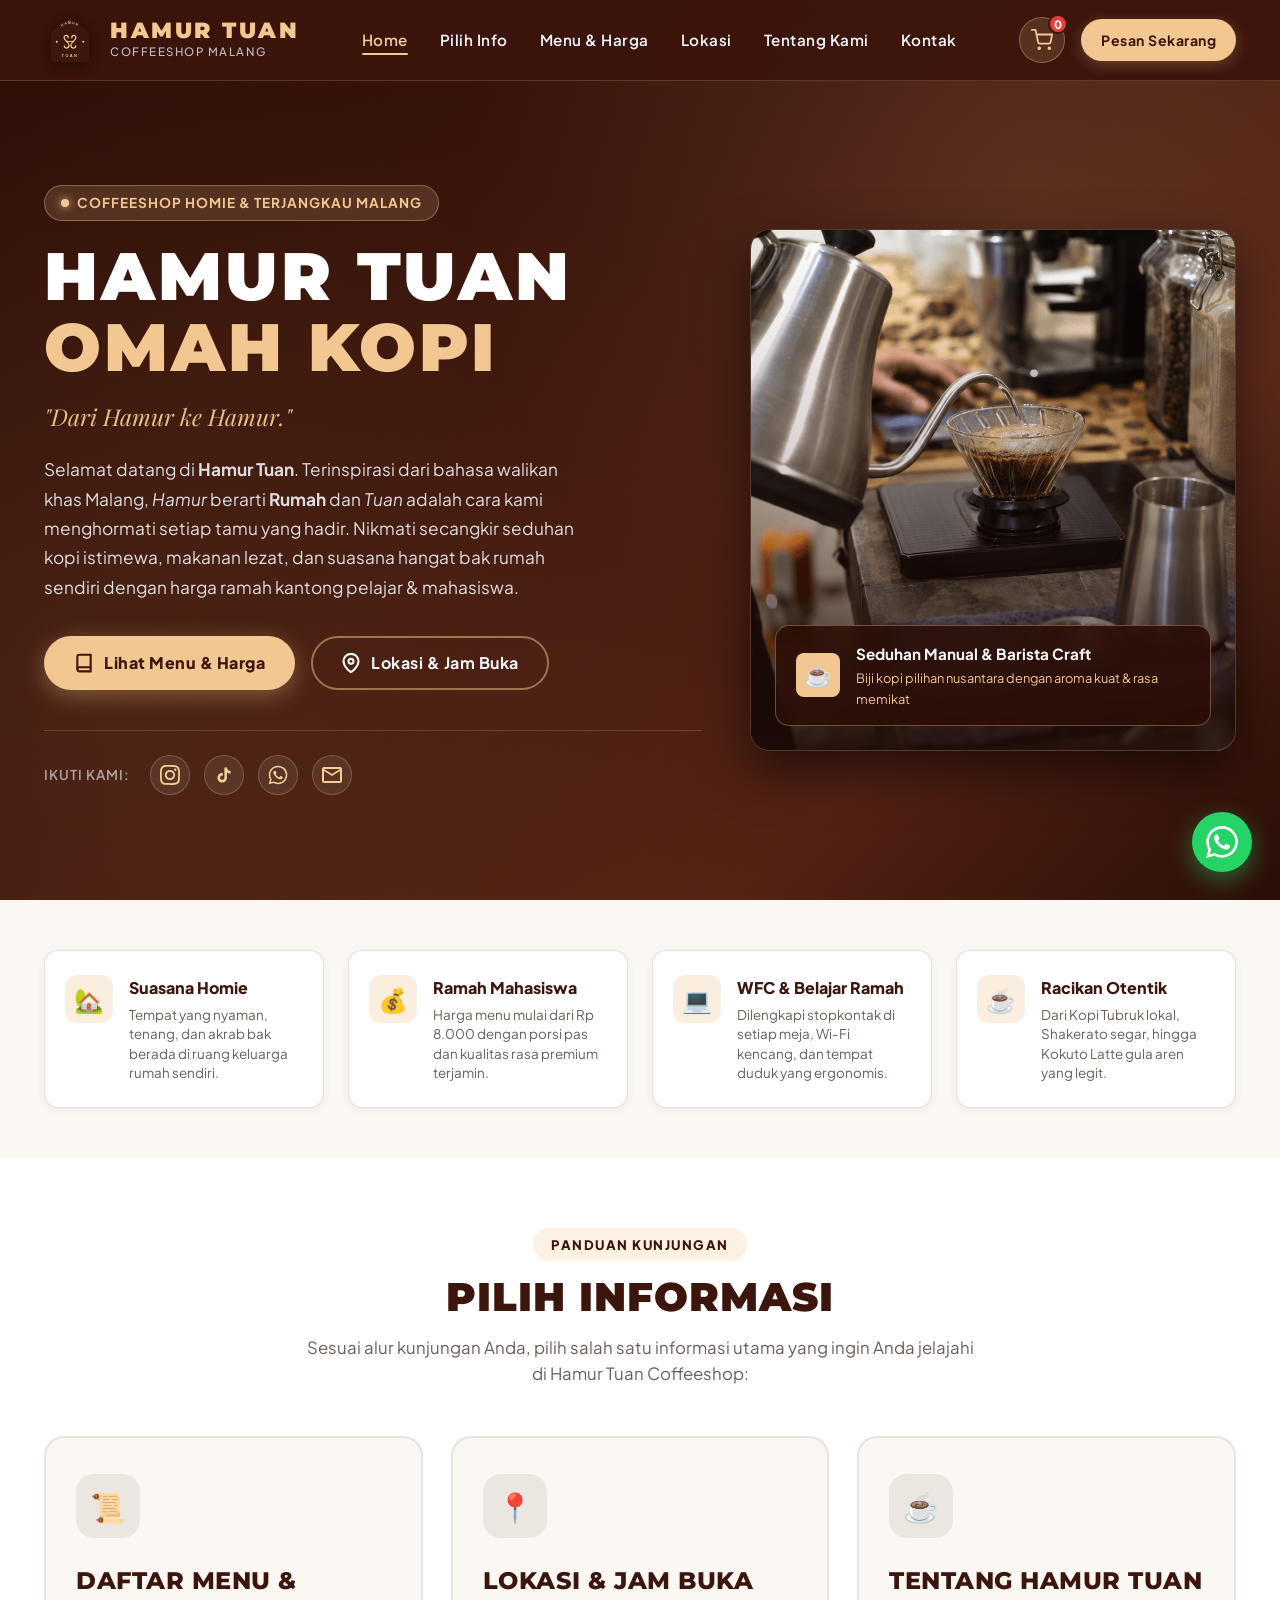
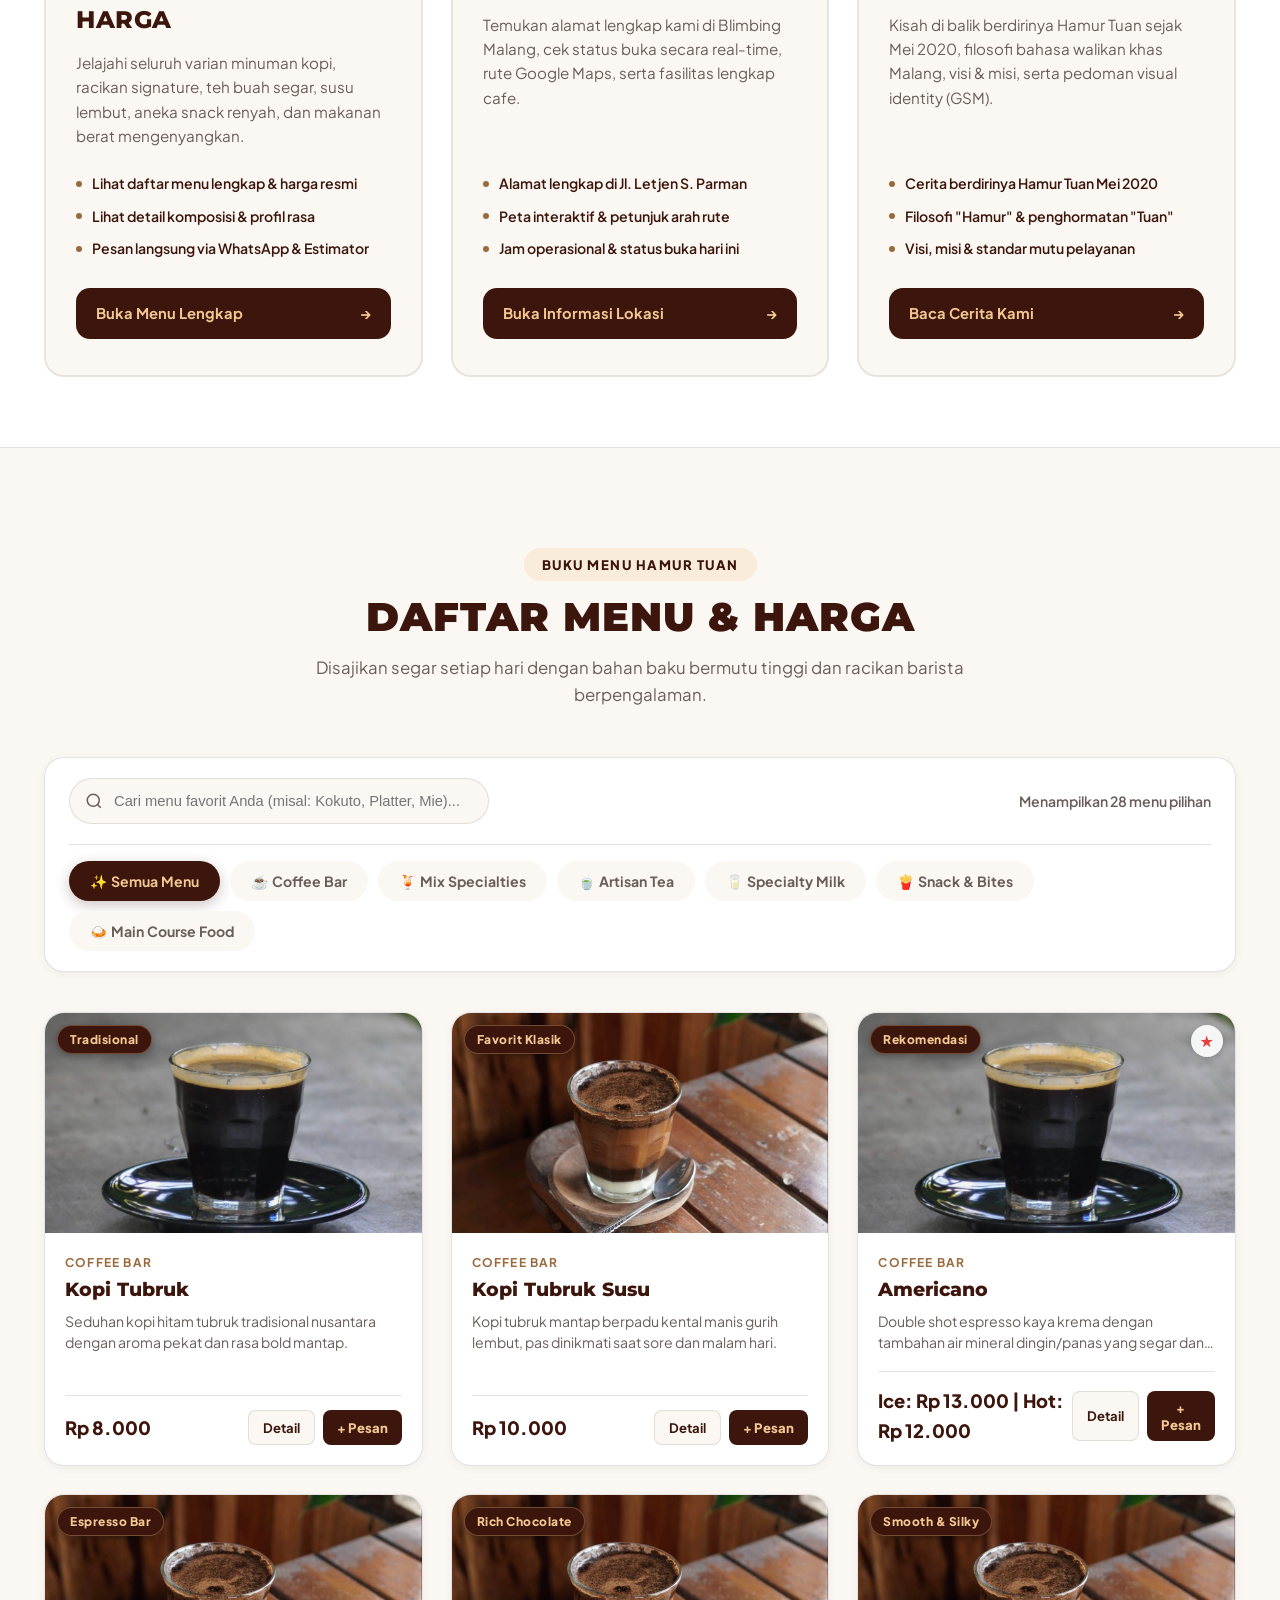
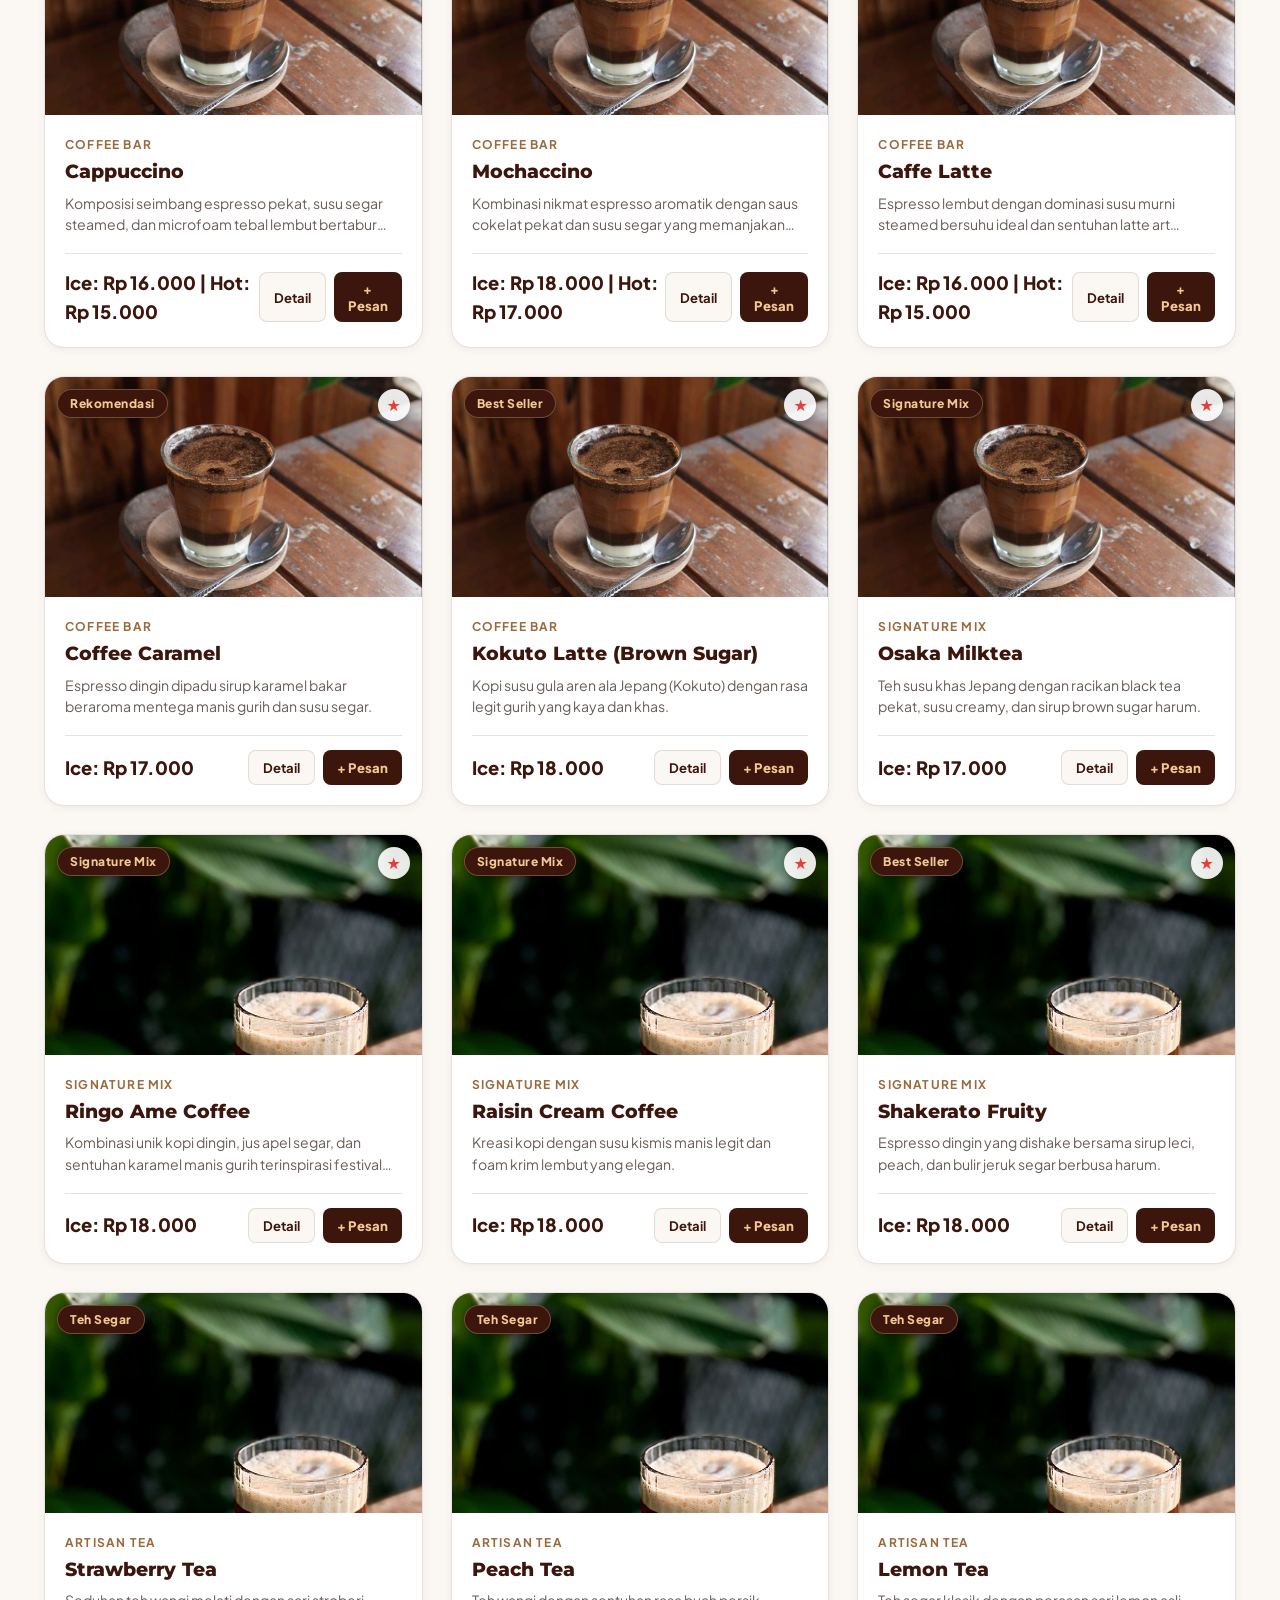
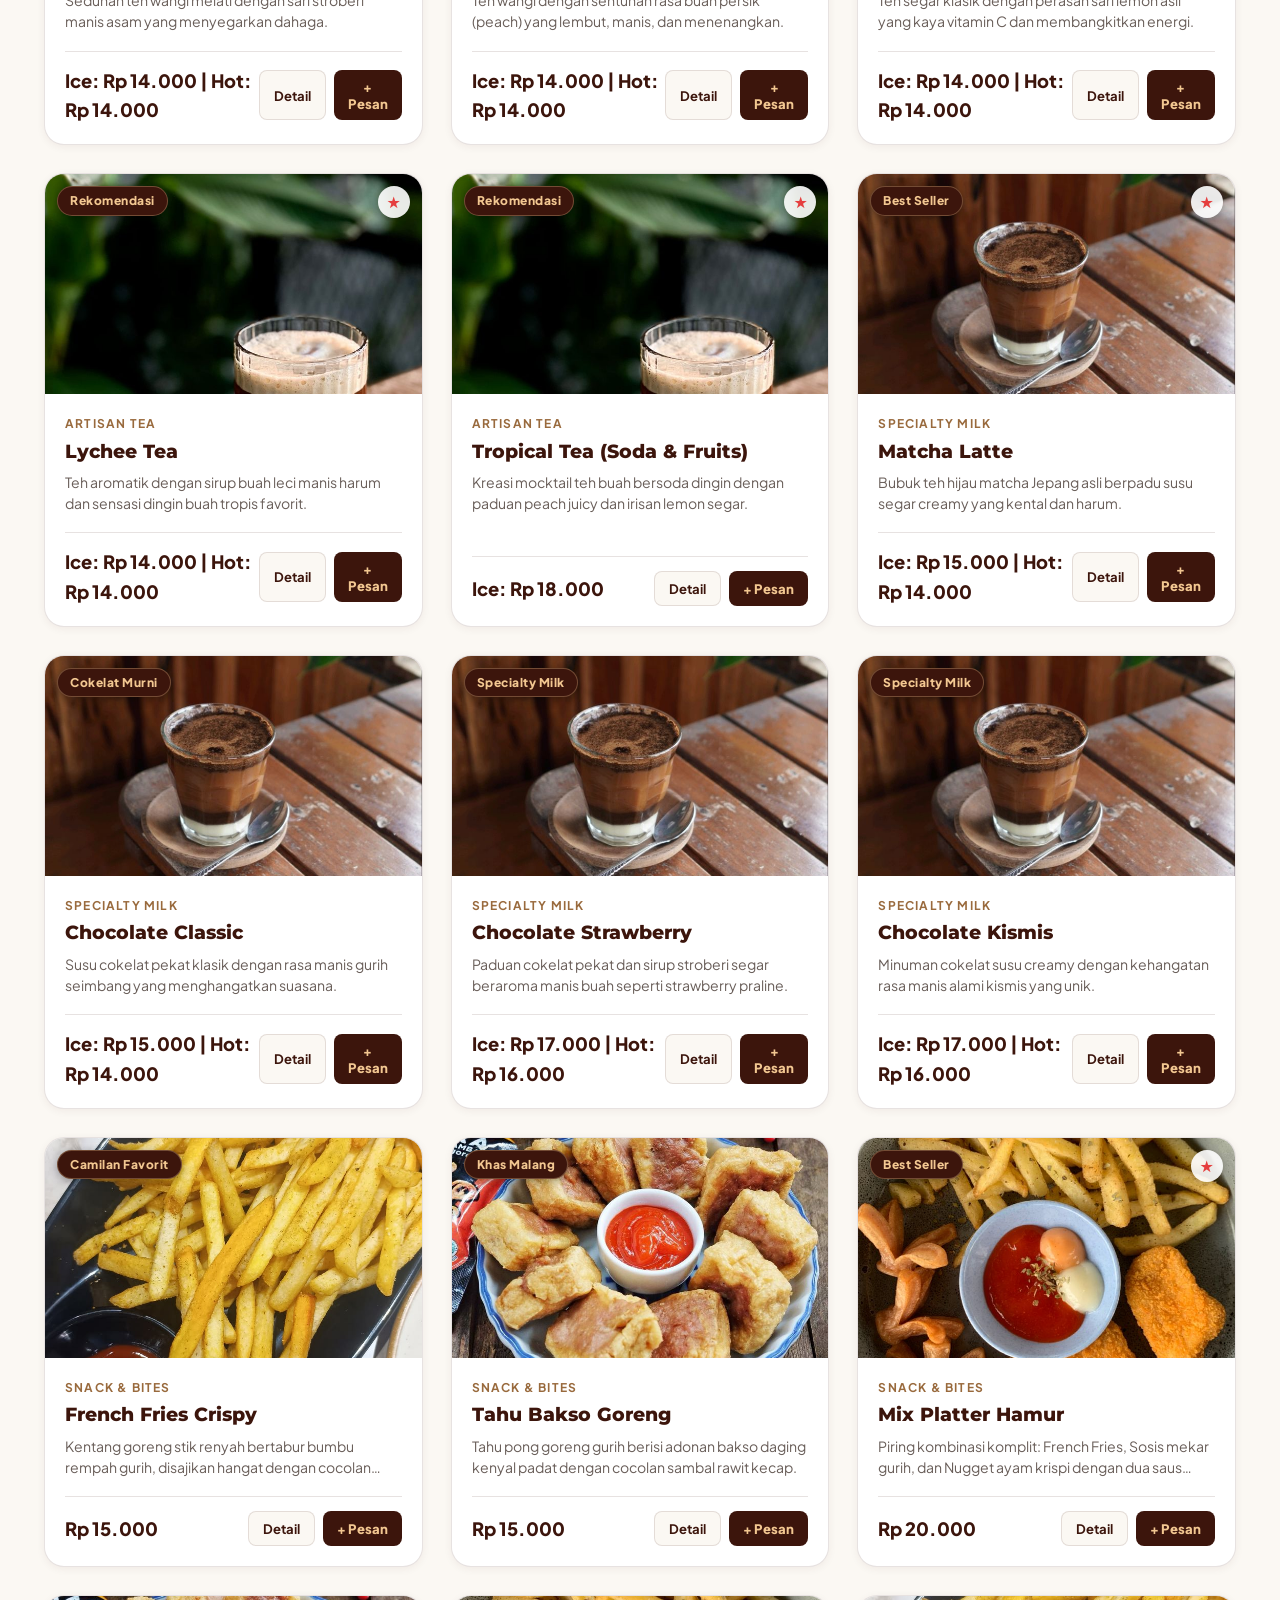
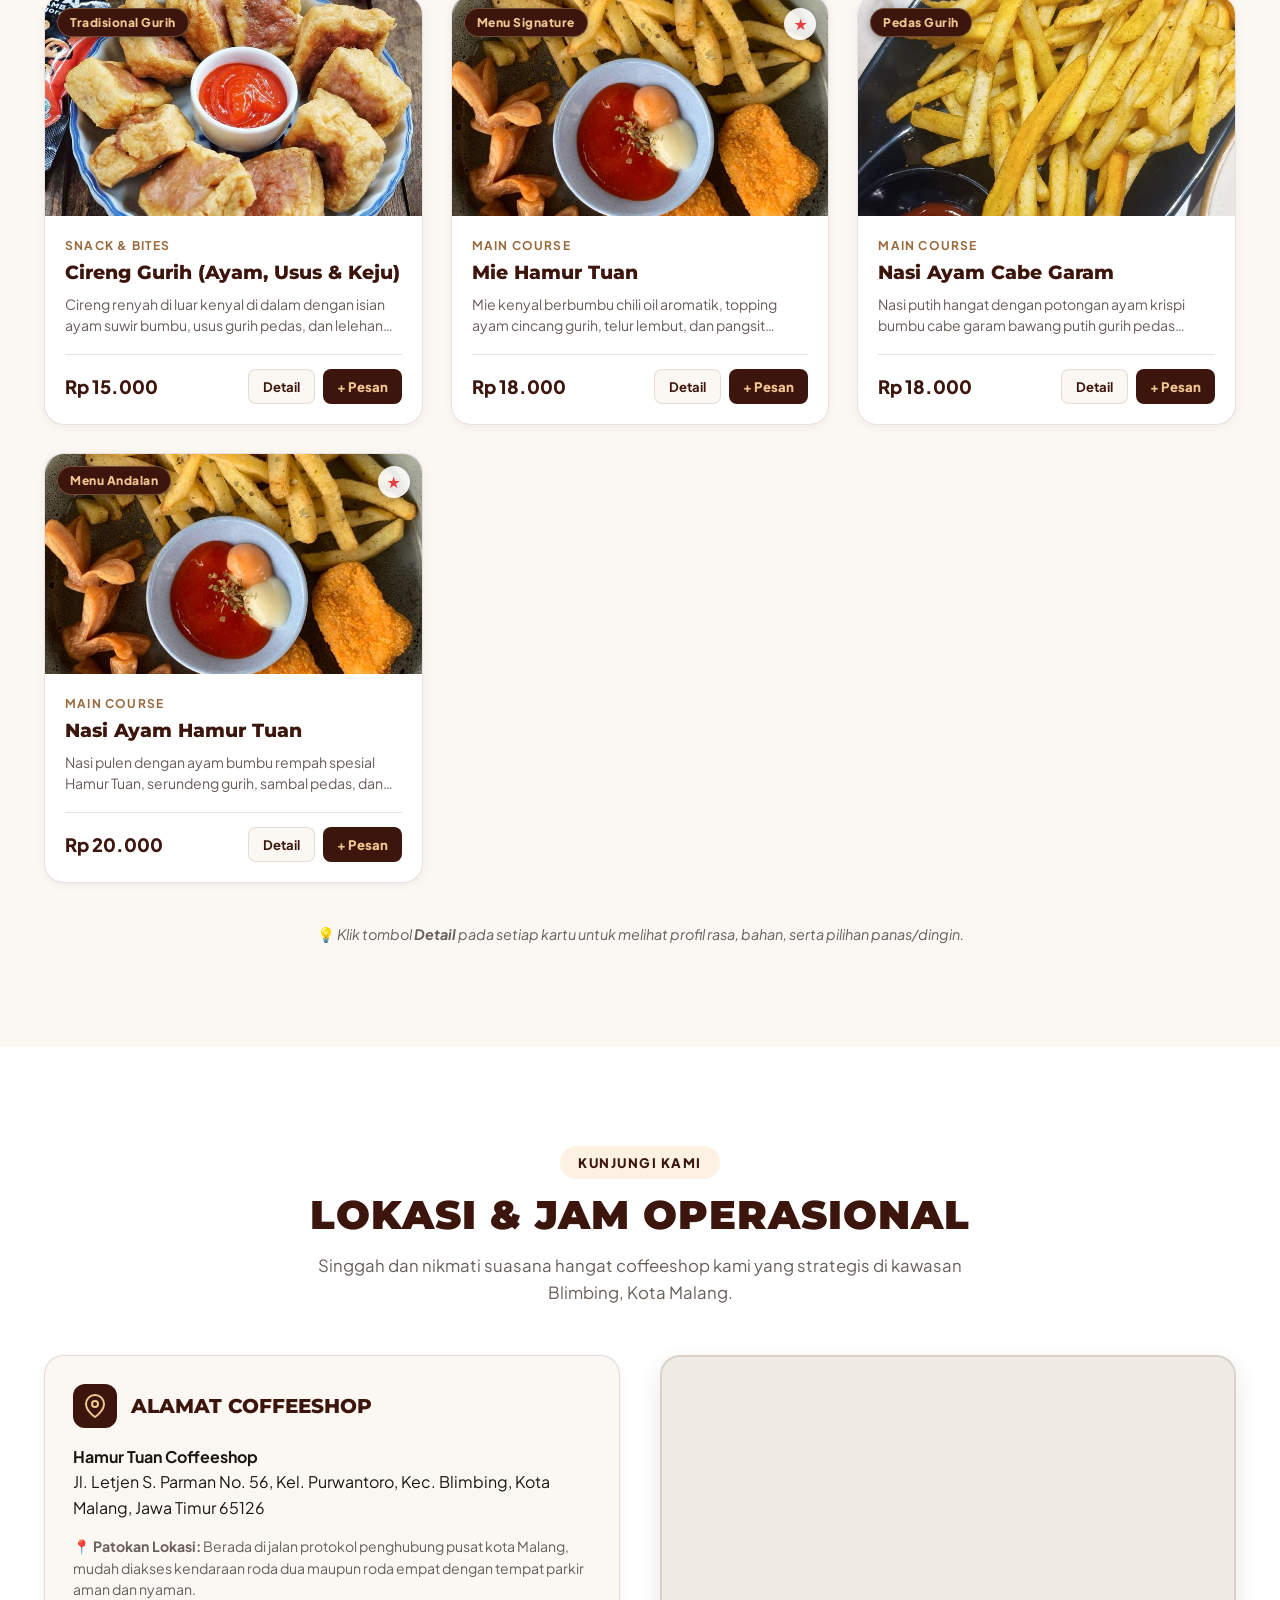
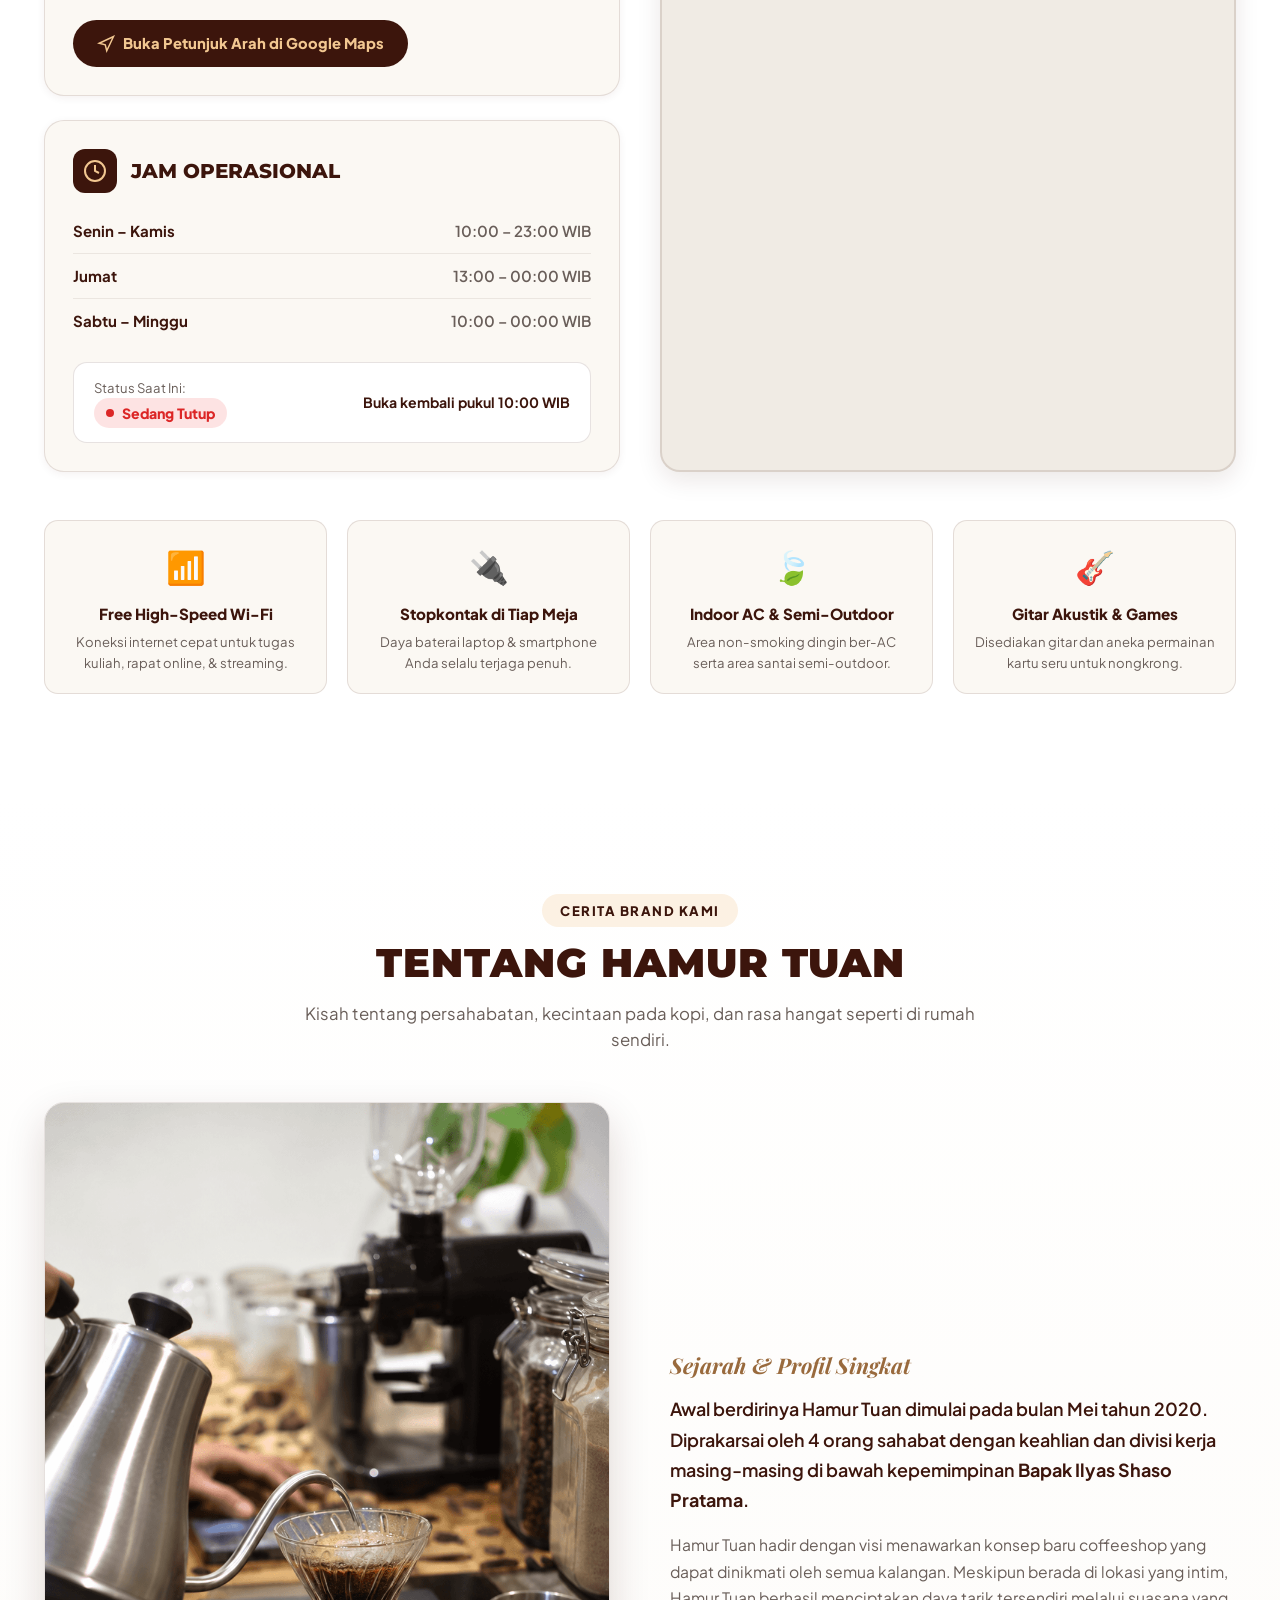
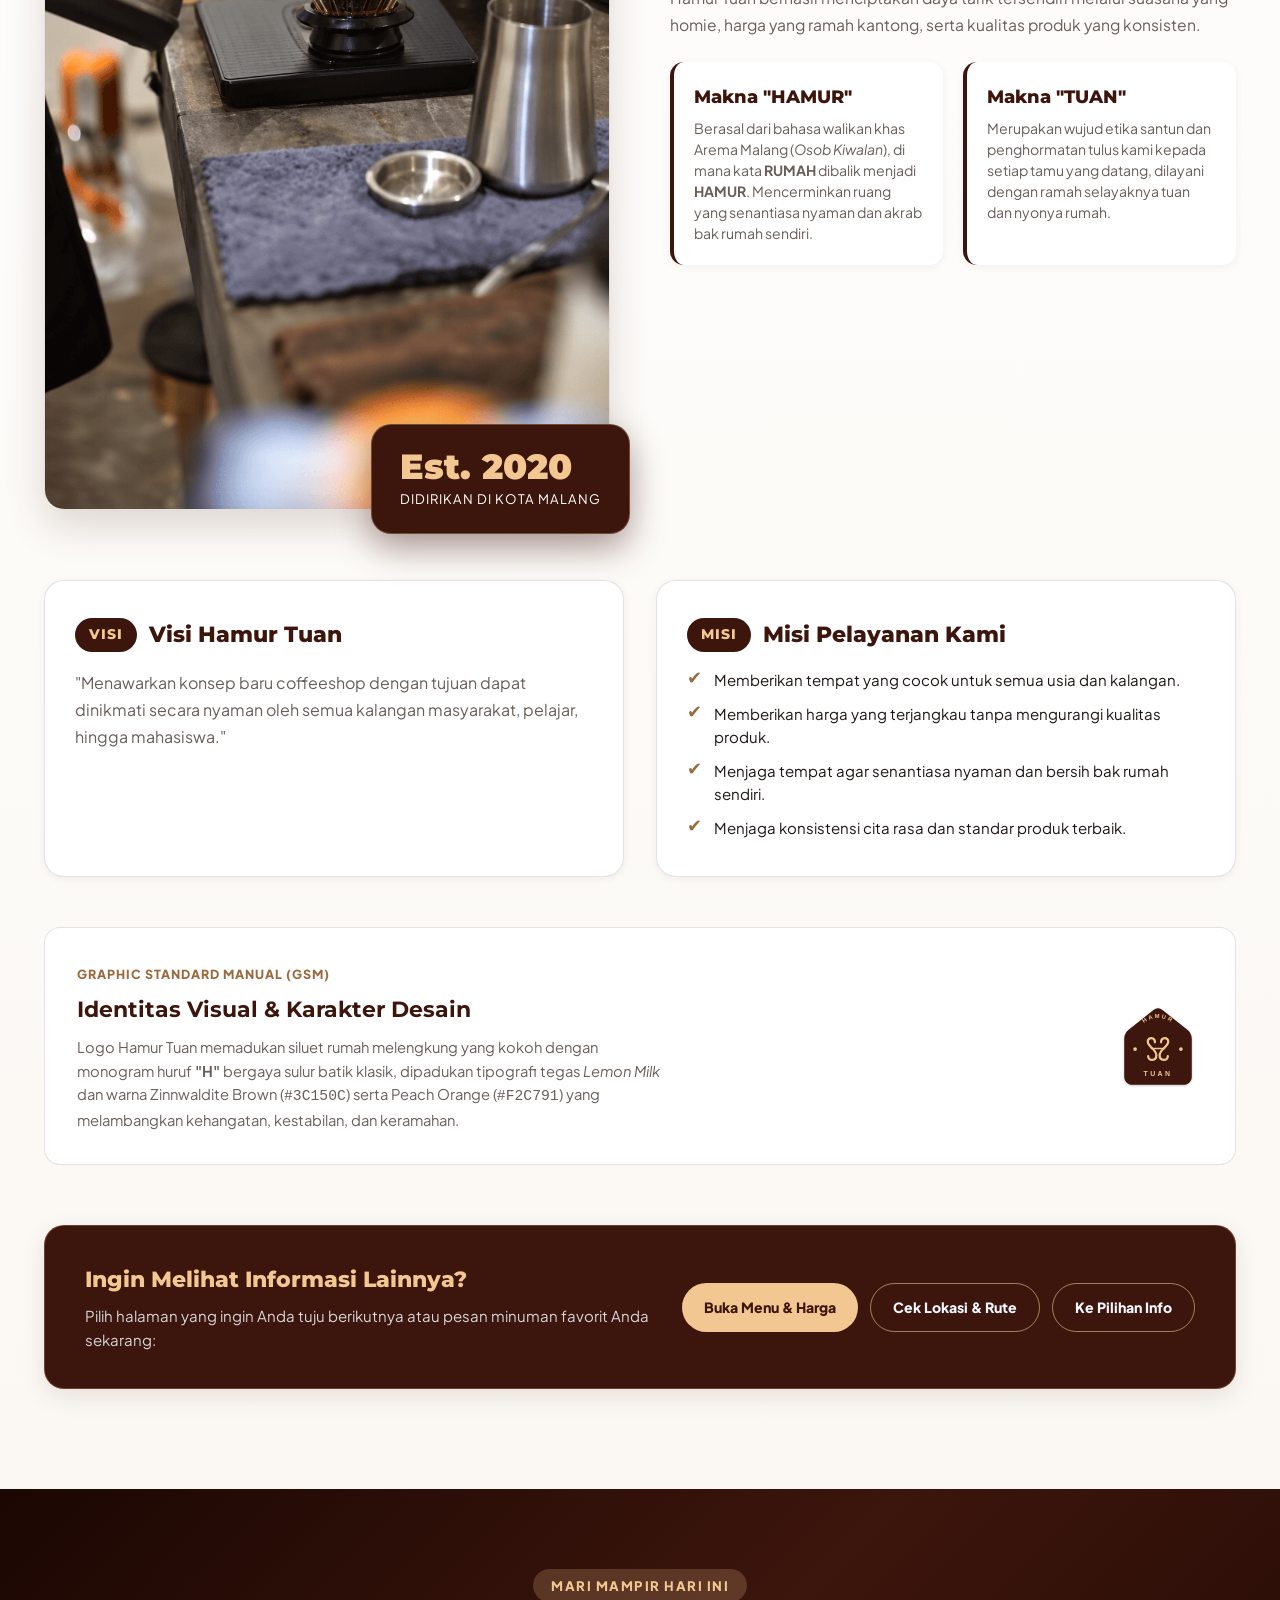
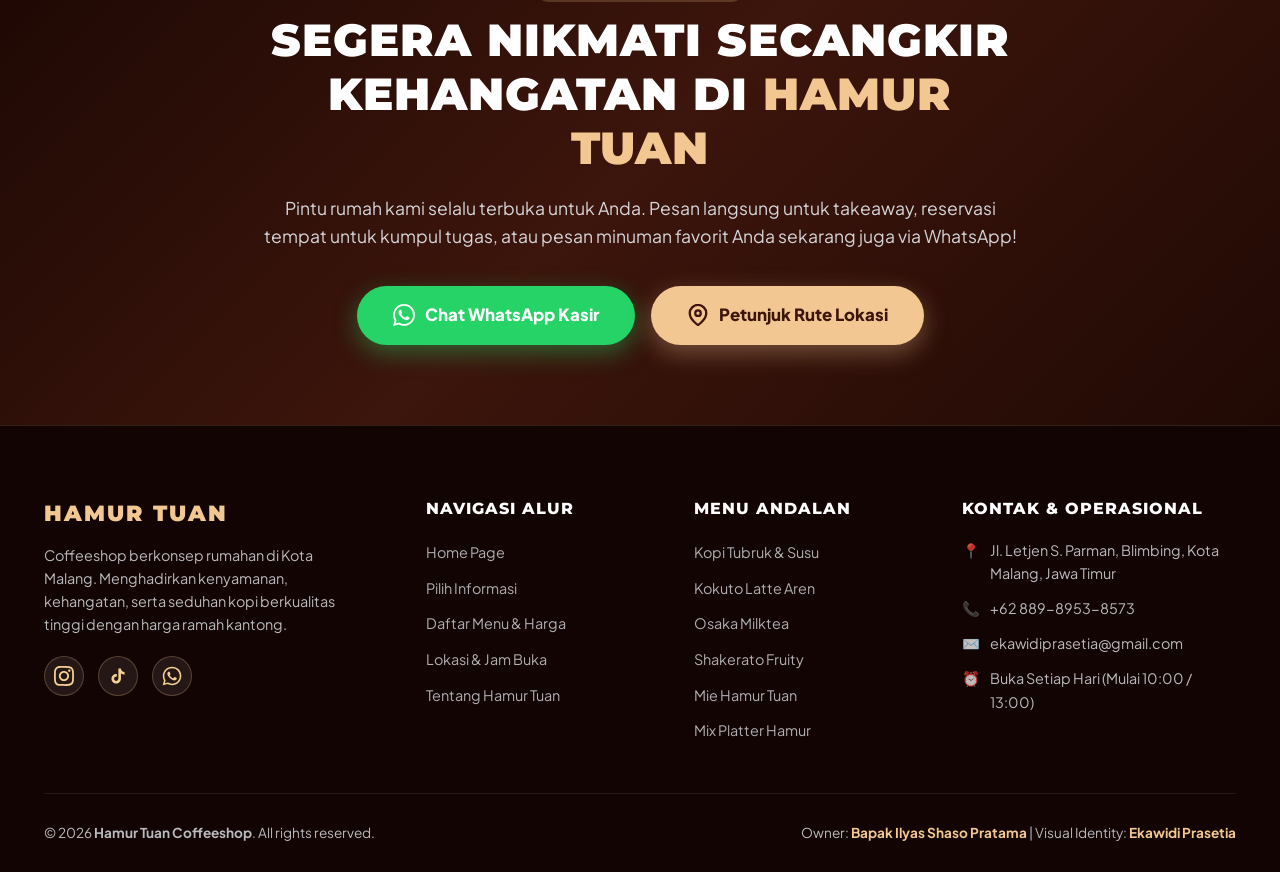
<file: hamur-tuan-website/index.html>
<!DOCTYPE html>
<html lang="id">
<head>
  <meta charset="UTF-8">
  <meta name="viewport" content="width=device-width, initial-scale=1.0">
  <title>Hamur Tuan Coffeeshop | Tempat Nongkrong Homie & Kopi Otentik Malang</title>
  <meta name="description" content="Hamur Tuan adalah coffeeshop berkonsep ala rumah di Jl. Letjen S. Parman, Blimbing, Kota Malang. Tempat santai, homie, estetik dengan harga ramah kantong mahasiswa.">
  
  <!-- Favicon -->
  <link rel="icon" type="image/svg+xml" href="assets/images/logo.svg">
  
  <!-- CSS Stylesheet -->
  <link rel="stylesheet" href="assets/css/style.css">
</head>
<body>

  <!-- ==========================================================================
       SITE HEADER / NAVBAR
       ========================================================================== -->
  <header class="site-header">
    <div class="container nav-container">
      <a href="#home" class="brand-link" aria-label="Hamur Tuan Home">
        <img src="assets/images/logo.svg" alt="Logo Hamur Tuan" class="brand-logo-img">
        <div class="brand-text-block">
          <span class="brand-title">Hamur Tuan</span>
          <span class="brand-sub">Coffeeshop Malang</span>
        </div>
      </a>

      <!-- Navigation Links -->
      <nav>
        <ul class="nav-menu">
          <li><a href="#home" class="nav-link active">Home</a></li>
          <li><a href="#pilih-informasi" class="nav-link">Pilih Info</a></li>
          <li><a href="#menu" class="nav-link">Menu & Harga</a></li>
          <li><a href="#lokasi" class="nav-link">Lokasi</a></li>
          <li><a href="#tentang-kami" class="nav-link">Tentang Kami</a></li>
          <li><a href="#kontak" class="nav-link">Kontak</a></li>
        </ul>
      </nav>

      <!-- Action Buttons -->
      <div class="nav-actions">
        <!-- Cart Drawer Toggle -->
        <button class="cart-toggle-btn" id="cartToggleBtn" aria-label="Buka Keranjang Pesanan">
          <svg width="22" height="22" viewBox="0 0 24 24" fill="none" stroke="currentColor" stroke-width="2" stroke-linecap="round" stroke-linejoin="round">
            <circle cx="9" cy="21" r="1"></circle>
            <circle cx="20" cy="21" r="1"></circle>
            <path d="M1 1h4l2.68 13.39a2 2 0 0 0 2 1.61h9.72a2 2 0 0 0 2-1.61L23 6H6"></path>
          </svg>
          <span class="cart-counter">0</span>
        </button>

        <!-- CTA Pesan -->
        <a href="#menu" class="btn-header-cta">
          <span>Pesan Sekarang</span>
        </a>

        <!-- Mobile Hamburger Button -->
        <button class="mobile-menu-btn" id="mobileMenuBtn" aria-label="Menu Navigasi Mobile">
          <span></span>
          <span></span>
          <span></span>
        </button>
      </div>
    </div>
  </header>

  <!-- ==========================================================================
       START: HOME PAGE (Hero Section sesuai konsep Contoh.jpg)
       ========================================================================== -->
  <main>
    <section class="hero-section" id="home">
      <div class="hero-bg-accent"></div>
      <div class="container hero-grid">
        <!-- Hero Text & Brand Info -->
        <div class="hero-text-column">
          <div class="hero-badge">
            <span class="live-dot"></span>
            <span>Coffeeshop Homie & Terjangkau Malang</span>
          </div>

          <h1 class="hero-title">
            HAMUR TUAN
            <span>OMAH KOPI</span>
          </h1>

          <p class="hero-tagline">
            "Dari Hamur ke Hamur."
          </p>

          <p class="hero-description">
            Selamat datang di <strong>Hamur Tuan</strong>. Terinspirasi dari bahasa walikan khas Malang, 
            <em>Hamur</em> berarti <strong>Rumah</strong> dan <em>Tuan</em> adalah cara kami menghormati setiap tamu 
            yang hadir. Nikmati secangkir seduhan kopi istimewa, makanan lezat, dan suasana hangat bak rumah sendiri 
            dengan harga ramah kantong pelajar & mahasiswa.
          </p>

          <!-- Action Buttons -->
          <div class="hero-cta-group">
            <a href="#menu" class="btn-primary">
              <svg width="20" height="20" viewBox="0 0 24 24" fill="none" stroke="currentColor" stroke-width="2.5"><path d="M4 19.5A2.5 2.5 0 0 1 6.5 17H20"></path><path d="M6.5 2H20v20H6.5A2.5 2.5 0 0 1 4 19.5v-15A2.5 2.5 0 0 1 6.5 2z"></path></svg>
              <span>Lihat Menu & Harga</span>
            </a>
            <a href="#lokasi" class="btn-outline">
              <svg width="20" height="20" viewBox="0 0 24 24" fill="none" stroke="currentColor" stroke-width="2.5"><path d="M21 10c0 7-9 13-9 13s-9-6-9-13a9 9 0 0 1 18 0z"></path><circle cx="12" cy="10" r="3"></circle></svg>
              <span>Lokasi & Jam Buka</span>
            </a>
          </div>

          <!-- Social Media Strip (from wireframe Contoh.jpg) -->
          <div class="hero-social-strip">
            <span class="hero-social-label">Ikuti Kami:</span>
            <div class="hero-social-icons">
              <a href="https://instagram.com/kaaa.wp" target="_blank" class="social-icon-btn" title="Instagram Hamur Tuan">
                <img src="assets/icons/instagram-167-svgrepo-com.svg" alt="Instagram">
              </a>
              <a href="https://tiktok.com" target="_blank" class="social-icon-btn" title="TikTok Hamur Tuan">
                <img src="assets/icons/baseline-tiktok.svg" alt="TikTok">
              </a>
              <a href="https://wa.me/6288989538573?text=Halo%20Hamur%20Tuan" target="_blank" class="social-icon-btn" title="WhatsApp Customer Service">
                <img src="assets/icons/whatsapp-svgrepo-com.svg" alt="WhatsApp">
              </a>
              <a href="mailto:ekawidiprasetia@gmail.com" class="social-icon-btn" title="Email Hamur Tuan">
                <img src="assets/icons/gmail-cleaner.svg" alt="Email">
              </a>
            </div>
          </div>
        </div>

        <!-- Hero Image (Kettle Leher Angsa pour over) -->
        <div class="hero-image-wrapper">
          <div class="hero-img-card">
            <img src="assets/images/hero-kettle.png" alt="Seduhan Kopi dengan Kettle Leher Angsa Hamur Tuan" class="hero-kettle-photo">
            <div class="hero-img-overlay"></div>
            
            <div class="hero-img-badge-floating">
              <div class="floating-icon-box">☕</div>
              <div class="floating-badge-text">
                <h4>Seduhan Manual & Barista Craft</h4>
                <p>Biji kopi pilihan nusantara dengan aroma kuat & rasa memikat</p>
              </div>
            </div>
          </div>
        </div>
      </div>
    </section>

    <!-- ==========================================================================
         4 VALUE PILLARS (Why Hamur Tuan)
         ========================================================================== -->
    <section class="pillars-section">
      <div class="container">
        <div class="pillars-grid">
          <div class="pillar-item">
            <div class="pillar-icon">🏡</div>
            <div class="pillar-content">
              <h4>Suasana Homie</h4>
              <p>Tempat yang nyaman, tenang, dan akrab bak berada di ruang keluarga rumah sendiri.</p>
            </div>
          </div>

          <div class="pillar-item">
            <div class="pillar-icon">💰</div>
            <div class="pillar-content">
              <h4>Ramah Mahasiswa</h4>
              <p>Harga menu mulai dari Rp 8.000 dengan porsi pas dan kualitas rasa premium terjamin.</p>
            </div>
          </div>

          <div class="pillar-item">
            <div class="pillar-icon">💻</div>
            <div class="pillar-content">
              <h4>WFC & Belajar Ramah</h4>
              <p>Dilengkapi stopkontak di setiap meja, Wi-Fi kencang, dan tempat duduk yang ergonomis.</p>
            </div>
          </div>

          <div class="pillar-item">
            <div class="pillar-icon">☕</div>
            <div class="pillar-content">
              <h4>Racikan Otentik</h4>
              <p>Dari Kopi Tubruk lokal, Shakerato segar, hingga Kokuto Latte gula aren yang legit.</p>
            </div>
          </div>
        </div>
      </div>
    </section>

    <!-- ==========================================================================
         BRIEF FLOWCHART: PILIH INFORMASI (Interactive Hub)
         Step 2 in Flowchart: Home Page -> Pilih Informasi
         ========================================================================== -->
    <section class="flow-step-section" id="pilih-informasi">
      <div class="container">
        <div class="section-header-centered">
          <span class="section-pill-tag">Panduan Kunjungan</span>
          <h2 class="section-title-large">PILIH INFORMASI</h2>
          <p class="section-subtitle">
            Sesuai alur kunjungan Anda, pilih salah satu informasi utama yang ingin Anda jelajahi di Hamur Tuan Coffeeshop:
          </p>
        </div>

        <div class="info-branch-grid">
          <!-- Branch 1: Menu -->
          <div class="info-branch-card">
            <div class="branch-icon-circle">📜</div>
            <h3 class="branch-card-title">Daftar Menu & Harga</h3>
            <p class="branch-card-desc">
              Jelajahi seluruh varian minuman kopi, racikan signature, teh buah segar, susu lembut, aneka snack renyah, dan makanan berat mengenyangkan.
            </p>
            <ul class="branch-card-list">
              <li><span class="dot"></span> Lihat daftar menu lengkap & harga resmi</li>
              <li><span class="dot"></span> Lihat detail komposisi & profil rasa</li>
              <li><span class="dot"></span> Pesan langsung via WhatsApp & Estimator</li>
            </ul>
            <a href="#menu" class="branch-btn-action">
              <span>Buka Menu Lengkap</span>
              <span>&rarr;</span>
            </a>
          </div>

          <!-- Branch 2: Lokasi -->
          <div class="info-branch-card">
            <div class="branch-icon-circle">📍</div>
            <h3 class="branch-card-title">Lokasi & Jam Buka</h3>
            <p class="branch-card-desc">
              Temukan alamat lengkap kami di Blimbing Malang, cek status buka secara real-time, rute Google Maps, serta fasilitas lengkap cafe.
            </p>
            <ul class="branch-card-list">
              <li><span class="dot"></span> Alamat lengkap di Jl. Letjen S. Parman</li>
              <li><span class="dot"></span> Peta interaktif & petunjuk arah rute</li>
              <li><span class="dot"></span> Jam operasional & status buka hari ini</li>
            </ul>
            <a href="#lokasi" class="branch-btn-action">
              <span>Buka Informasi Lokasi</span>
              <span>&rarr;</span>
            </a>
          </div>

          <!-- Branch 3: Tentang Kami -->
          <div class="info-branch-card">
            <div class="branch-icon-circle">☕</div>
            <h3 class="branch-card-title">Tentang Hamur Tuan</h3>
            <p class="branch-card-desc">
              Kisah di balik berdirinya Hamur Tuan sejak Mei 2020, filosofi bahasa walikan khas Malang, visi & misi, serta pedoman visual identity (GSM).
            </p>
            <ul class="branch-card-list">
              <li><span class="dot"></span> Cerita berdirinya Hamur Tuan Mei 2020</li>
              <li><span class="dot"></span> Filosofi "Hamur" & penghormatan "Tuan"</li>
              <li><span class="dot"></span> Visi, misi & standar mutu pelayanan</li>
            </ul>
            <a href="#tentang-kami" class="branch-btn-action">
              <span>Baca Cerita Kami</span>
              <span>&rarr;</span>
            </a>
          </div>
        </div>
      </div>
    </section>

    <!-- ==========================================================================
         BRANCH 1: MENU (Lihat daftar & menu harga, detail informasi produk, CTA)
         ========================================================================== -->
    <section class="menu-section" id="menu">
      <div class="container">
        <div class="section-header-centered">
          <span class="section-pill-tag">Buku Menu Hamur Tuan</span>
          <h2 class="section-title-large">DAFTAR MENU & HARGA</h2>
          <p class="section-subtitle">
            Disajikan segar setiap hari dengan bahan baku bermutu tinggi dan racikan barista berpengalaman.
          </p>
        </div>

        <!-- Filter & Search Toolbar -->
        <div class="menu-filter-wrapper">
          <div class="menu-filter-top">
            <!-- Search Bar -->
            <div class="search-input-box">
              <svg class="search-icon-svg" viewBox="0 0 24 24" fill="none" stroke="currentColor" stroke-width="2">
                <circle cx="11" cy="11" r="8"></circle>
                <line x1="21" y1="21" x2="16.65" y2="16.65"></line>
              </svg>
              <input type="text" id="menuSearchInput" placeholder="Cari menu favorit Anda (misal: Kokuto, Platter, Mie)..." aria-label="Cari menu">
            </div>

            <!-- Stats -->
            <div class="menu-quick-stats" id="menuResultsCount">
              Memuat menu...
            </div>
          </div>

          <!-- Category Pill Buttons -->
          <div class="category-tabs-row">
            <button class="tab-pill-btn active" data-category="all">✨ Semua Menu</button>
            <button class="tab-pill-btn" data-category="coffee">☕ Coffee Bar</button>
            <button class="tab-pill-btn" data-category="mix">🍹 Mix Specialties</button>
            <button class="tab-pill-btn" data-category="tea">🍵 Artisan Tea</button>
            <button class="tab-pill-btn" data-category="milk">🥛 Specialty Milk</button>
            <button class="tab-pill-btn" data-category="snack">🍟 Snack & Bites</button>
            <button class="tab-pill-btn" data-category="food">🍛 Main Course Food</button>
          </div>
        </div>

        <!-- Dynamic Menu Cards Grid -->
        <div class="menu-items-grid" id="menuItemsGrid">
          <!-- Injected via JavaScript from menu-data.js -->
        </div>

        <!-- Menu Bottom Note -->
        <div style="margin-top: 40px; text-align: center; color: var(--c-text-muted); font-size: 0.9rem;">
          <p>💡 <em>Klik tombol <strong>Detail</strong> pada setiap kartu untuk melihat profil rasa, bahan, serta pilihan panas/dingin.</em></p>
        </div>
      </div>
    </section>

    <!-- ==========================================================================
         BRANCH 2: LOKASI (Lihat alamat, peta, dan jam operasional -> CTA)
         ========================================================================== -->
    <section class="location-section" id="lokasi">
      <div class="container">
        <div class="section-header-centered">
          <span class="section-pill-tag">Kunjungi Kami</span>
          <h2 class="section-title-large">LOKASI & JAM OPERASIONAL</h2>
          <p class="section-subtitle">
            Singgah dan nikmati suasana hangat coffeeshop kami yang strategis di kawasan Blimbing, Kota Malang.
          </p>
        </div>

        <div class="location-grid-layout">
          <!-- Information Column -->
          <div class="location-info-column">
            <!-- Address Card -->
            <div class="location-card">
              <div class="location-card-header">
                <div class="location-card-icon">
                  <svg width="24" height="24" viewBox="0 0 24 24" fill="none" stroke="currentColor" stroke-width="2"><path d="M21 10c0 7-9 13-9 13s-9-6-9-13a9 9 0 0 1 18 0z"></path><circle cx="12" cy="10" r="3"></circle></svg>
                </div>
                <h3 class="location-card-title">Alamat Coffeeshop</h3>
              </div>
              <p class="location-address-text">
                <strong>Hamur Tuan Coffeeshop</strong><br>
                Jl. Letjen S. Parman No. 56, Kel. Purwantoro, Kec. Blimbing, Kota Malang, Jawa Timur 65126
              </p>
              <p class="location-subtext">
                📍 <strong>Patokan Lokasi:</strong> Berada di jalan protokol penghubung pusat kota Malang, mudah diakses kendaraan roda dua maupun roda empat dengan tempat parkir aman dan nyaman.
              </p>
              <a href="https://maps.google.com/?q=Hamur+Tuan+Jl+Letjen+S+Parman+Blimbing+Malang" target="_blank" class="btn-open-maps">
                <svg width="18" height="18" viewBox="0 0 24 24" fill="none" stroke="currentColor" stroke-width="2"><polygon points="3 11 22 2 13 21 11 13 3 11"></polygon></svg>
                <span>Buka Petunjuk Arah di Google Maps</span>
              </a>
            </div>

            <!-- Operational Hours Card with Live Status -->
            <div class="location-card">
              <div class="location-card-header">
                <div class="location-card-icon">
                  <svg width="24" height="24" viewBox="0 0 24 24" fill="none" stroke="currentColor" stroke-width="2"><circle cx="12" cy="12" r="10"></circle><polyline points="12 6 12 12 16 14"></polyline></svg>
                </div>
                <h3 class="location-card-title">Jam Operasional</h3>
              </div>

              <table class="hours-table">
                <tbody>
                  <tr>
                    <td class="day">Senin – Kamis</td>
                    <td class="time">10:00 – 23:00 WIB</td>
                  </tr>
                  <tr>
                    <td class="day">Jumat</td>
                    <td class="time">13:00 – 00:00 WIB</td>
                  </tr>
                  <tr>
                    <td class="day">Sabtu – Minggu</td>
                    <td class="time">10:00 – 00:00 WIB</td>
                  </tr>
                </tbody>
              </table>

              <!-- Real-time Status Badge -->
              <div class="live-status-card">
                <div>
                  <span style="font-size: 0.82rem; color: var(--c-text-muted); display: block;">Status Saat Ini:</span>
                  <div id="cafeLiveStatus" class="live-badge open">
                    <span class="circle"></span> Sedang Buka
                  </div>
                </div>
                <div id="cafeStatusNote" style="font-size: 0.88rem; font-weight: 700; color: var(--c-primary-brown);">
                  Tutup pukul 23:00 WIB
                </div>
              </div>
            </div>
          </div>

          <!-- Interactive Map Column -->
          <div class="location-map-column">
            <!-- Google Maps Embed centered on Jl Letjen S Parman Blimbing Malang -->
            <iframe 
              class="map-iframe"
              src="https://www.google.com/maps/embed?pb=!1m18!1m12!1m3!1d15805.864390642137!2d112.63412759999999!3d-7.9501579!2m3!1f0!2f0!3f0!3m2!1i1024!2i768!4f13.1!3m3!1m2!1s0x2dd629cb8c9676e1%3A0xe54d6501a37cceba!2sJl.%20Letjen%20S.%20Parman%2C%20Blimbing%2C%20Kec.%20Blimbing%2C%20Kota%20Malang%2C%20Jawa%20Timur!5e0!3m2!1sid!2sid!4v1700000000000!5m2!1sid!2sid"
              allowfullscreen="" 
              loading="lazy" 
              referrerpolicy="no-referrer-when-downgrade"
              title="Peta Lokasi Hamur Tuan Malang">
            </iframe>
          </div>
        </div>

        <!-- Facilities Row -->
        <div class="facilities-row">
          <div class="facility-card">
            <div class="facility-icon">📶</div>
            <h4 class="facility-title">Free High-Speed Wi-Fi</h4>
            <p class="facility-desc">Koneksi internet cepat untuk tugas kuliah, rapat online, & streaming.</p>
          </div>

          <div class="facility-card">
            <div class="facility-icon">🔌</div>
            <h4 class="facility-title">Stopkontak di Tiap Meja</h4>
            <p class="facility-desc">Daya baterai laptop & smartphone Anda selalu terjaga penuh.</p>
          </div>

          <div class="facility-card">
            <div class="facility-icon">🍃</div>
            <h4 class="facility-title">Indoor AC & Semi-Outdoor</h4>
            <p class="facility-desc">Area non-smoking dingin ber-AC serta area santai semi-outdoor.</p>
          </div>

          <div class="facility-card">
            <div class="facility-icon">🎸</div>
            <h4 class="facility-title">Gitar Akustik & Games</h4>
            <p class="facility-desc">Disediakan gitar dan aneka permainan kartu seru untuk nongkrong.</p>
          </div>
        </div>
      </div>
    </section>

    <!-- ==========================================================================
         BRANCH 3: TENTANG KAMI (Informasi & cerita brand, GSM identity)
         Flowchart Requirement: leads to "Pilih Halaman Lain" or CTA
         ========================================================================== -->
    <section class="about-section" id="tentang-kami">
      <div class="container">
        <div class="section-header-centered">
          <span class="section-pill-tag">Cerita Brand Kami</span>
          <h2 class="section-title-large">TENTANG HAMUR TUAN</h2>
          <p class="section-subtitle">
            Kisah tentang persahabatan, kecintaan pada kopi, dan rasa hangat seperti di rumah sendiri.
          </p>
        </div>

        <!-- Story Grid -->
        <div class="about-story-grid">
          <!-- Visual Column -->
          <div class="about-image-stack">
            <img src="assets/images/hero-kettle.png" alt="Proses Seduhan Kopi Hamur Tuan" class="about-main-img">
            <div class="about-badge-floating">
              <h3>Est. 2020</h3>
              <p>Didirikan di Kota Malang</p>
            </div>
          </div>

          <!-- Story Text Content -->
          <div class="about-content-block">
            <h3 class="subtitle">Sejarah & Profil Singkat</h3>
            <p class="about-lead-para">
              Awal berdirinya Hamur Tuan dimulai pada bulan Mei tahun 2020. Diprakarsai oleh 4 orang sahabat 
              dengan keahlian dan divisi kerja masing-masing di bawah kepemimpinan <strong>Bapak Ilyas Shaso Pratama</strong>.
            </p>
            <p class="about-body-para">
              Hamur Tuan hadir dengan visi menawarkan konsep baru coffeeshop yang dapat dinikmati oleh semua kalangan. 
              Meskipun berada di lokasi yang intim, Hamur Tuan berhasil menciptakan daya tarik tersendiri melalui suasana 
              yang homie, harga yang ramah kantong, serta kualitas produk yang konsisten.
            </p>

            <!-- Philosophy Box -->
            <div class="philosophy-boxes">
              <div class="philosophy-card">
                <h4>Makna "HAMUR"</h4>
                <p>
                  Berasal dari bahasa walikan khas Arema Malang (<em>Osob Kiwalan</em>), di mana kata <strong>RUMAH</strong> 
                  dibalik menjadi <strong>HAMUR</strong>. Mencerminkan ruang yang senantiasa nyaman dan akrab bak rumah sendiri.
                </p>
              </div>

              <div class="philosophy-card">
                <h4>Makna "TUAN"</h4>
                <p>
                  Merupakan wujud etika santun dan penghormatan tulus kami kepada setiap tamu yang datang, 
                  dilayani dengan ramah selayaknya tuan dan nyonya rumah.
                </p>
              </div>
            </div>
          </div>
        </div>

        <!-- Vision & Mission Grid -->
        <div class="vision-mission-grid">
          <div class="vm-card">
            <div class="vm-header">
              <span class="vm-icon-tag">VISI</span>
              <h3 class="vm-title">Visi Hamur Tuan</h3>
            </div>
            <p class="vm-desc">
              "Menawarkan konsep baru coffeeshop dengan tujuan dapat dinikmati secara nyaman oleh semua kalangan masyarakat, pelajar, hingga mahasiswa."
            </p>
          </div>

          <div class="vm-card">
            <div class="vm-header">
              <span class="vm-icon-tag">MISI</span>
              <h3 class="vm-title">Misi Pelayanan Kami</h3>
            </div>
            <ul class="vm-list">
              <li><span class="check">✔</span> Memberikan tempat yang cocok untuk semua usia dan kalangan.</li>
              <li><span class="check">✔</span> Memberikan harga yang terjangkau tanpa mengurangi kualitas produk.</li>
              <li><span class="check">✔</span> Menjaga tempat agar senantiasa nyaman dan bersih bak rumah sendiri.</li>
              <li><span class="check">✔</span> Menjaga konsistensi cita rasa dan standar produk terbaik.</li>
            </ul>
          </div>
        </div>

        <!-- GSM Visual Identity Highlight -->
        <div style="margin-top: 50px; background: #fff; border-radius: 16px; padding: 32px; border: 1px solid var(--c-border);">
          <div style="display: flex; flex-wrap: wrap; align-items: center; justify-content: space-between; gap: 24px;">
            <div style="max-width: 600px;">
              <span style="font-size: 0.78rem; font-weight: 800; color: var(--c-caramel-brown); letter-spacing: 1px; text-transform: uppercase;">Graphic Standard Manual (GSM)</span>
              <h3 style="font-family: var(--font-brand); font-size: 1.35rem; color: var(--c-primary-brown); margin: 6px 0 10px;">Identitas Visual & Karakter Desain</h3>
              <p style="font-size: 0.92rem; color: var(--c-text-muted); line-height: 1.6;">
                Logo Hamur Tuan memadukan siluet rumah melengkung yang kokoh dengan monogram huruf <strong>"H"</strong> bergaya sulur batik klasik, 
                dipadukan tipografi tegas <em>Lemon Milk</em> dan warna Zinnwaldite Brown (<code>#3C150C</code>) serta Peach Orange (<code>#F2C791</code>) yang melambangkan kehangatan, kestabilan, dan keramahan.
              </p>
            </div>
            <img src="assets/images/logo.svg" alt="Logo Resmi Hamur Tuan" style="width: 90px; height: 90px;">
          </div>
        </div>

        <!-- ==========================================================================
             FLOWCHART DECISION NODE: "PILIH HALAMAN LAIN"
             Sesuai brief diagram: Dari Tentang Kami -> Pilih halaman lain (Kembali ke Pilih Informasi/Menu/Lokasi)
             ========================================================================== -->
        <div class="switch-page-banner">
          <div class="switch-content">
            <h4>Ingin Melihat Informasi Lainnya?</h4>
            <p>Pilih halaman yang ingin Anda tuju berikutnya atau pesan minuman favorit Anda sekarang:</p>
          </div>
          <div class="switch-buttons-group">
            <a href="#menu" class="btn-switch btn-switch-primary">
              <span>Buka Menu & Harga</span>
            </a>
            <a href="#lokasi" class="btn-switch btn-switch-outline">
              <span>Cek Lokasi & Rute</span>
            </a>
            <a href="#pilih-informasi" class="btn-switch btn-switch-outline">
              <span>Ke Pilihan Info</span>
            </a>
          </div>
        </div>
      </div>
    </section>

    <!-- ==========================================================================
         FLOWCHART CTA STEP: GLOBAL CALL TO ACTION BANNER
         Leading to End / Action: Hubungi WA, Reservasi, Pesan Delivery
         ========================================================================== -->
    <section class="cta-global-section" id="kontak">
      <div class="container">
        <div class="cta-box-inner">
          <span class="section-pill-tag" style="background: rgba(242,199,145,0.2); color: var(--c-peach-orange);">Mari Mampir Hari Ini</span>
          <h2>SEGERA NIKMATI SECANGKIR KEHANGATAN DI <span>HAMUR TUAN</span></h2>
          <p>
            Pintu rumah kami selalu terbuka untuk Anda. Pesan langsung untuk takeaway, reservasi tempat untuk kumpul tugas, 
            atau pesan minuman favorit Anda sekarang juga via WhatsApp!
          </p>

          <div class="cta-actions-cluster">
            <a href="https://wa.me/6288989538573?text=Halo%20Hamur%20Tuan,%20saya%20ingin%20memesan%20kopi%20dan%20reservasi%20tempat." target="_blank" class="btn-cta-wa">
              <svg width="22" height="22" viewBox="0 0 24 24" fill="currentColor">
                <path d="M17.472 14.382c-.297-.149-1.758-.867-2.03-.967-.273-.099-.471-.148-.67.15-.197.297-.767.966-.94 1.164-.173.199-.347.223-.644.075-.297-.15-1.255-.463-2.39-1.475-.883-.788-1.48-1.761-1.653-2.059-.173-.297-.018-.458.13-.606.134-.133.298-.347.446-.52.149-.174.198-.298.298-.497.099-.198.05-.371-.025-.52-.075-.149-.669-1.612-.916-2.207-.242-.579-.487-.5-.669-.51-.173-.008-.371-.01-.57-.01-.198 0-.52.074-.792.372-.272.297-1.04 1.016-1.04 2.479 0 1.462 1.065 2.875 1.213 3.074.149.198 2.096 3.2 5.077 4.487.709.306 1.262.489 1.694.625.712.227 1.36.195 1.871.118.571-.085 1.758-.719 2.006-1.413.248-.694.248-1.289.173-1.413-.074-.124-.272-.198-.57-.347m-5.421 7.403h-.004a9.87 9.87 0 01-5.031-1.378l-.361-.214-3.741.982.998-3.648-.235-.374a9.86 9.86 0 01-1.51-5.26c.001-5.45 4.436-9.884 9.888-9.884 2.64 0 5.122 1.03 6.988 2.898a9.825 9.825 0 012.893 6.994c-.003 5.45-4.437 9.884-9.885 9.884m8.413-18.297A11.815 11.815 0 0012.05 0C5.495 0 .16 5.335.157 11.892c0 2.096.547 4.142 1.588 5.945L.057 24l6.305-1.654a11.882 11.882 0 005.683 1.448h.005c6.554 0 11.89-5.335 11.893-11.893a11.821 11.821 0 00-3.48-8.413z"/>
              </svg>
              <span>Chat WhatsApp Kasir</span>
            </a>

            <a href="https://maps.google.com/?q=Hamur+Tuan+Jl+Letjen+S+Parman+Blimbing+Malang" target="_blank" class="btn-cta-maps">
              <svg width="22" height="22" viewBox="0 0 24 24" fill="none" stroke="currentColor" stroke-width="2.5">
                <path d="M21 10c0 7-9 13-9 13s-9-6-9-13a9 9 0 0 1 18 0z"></path>
                <circle cx="12" cy="10" r="3"></circle>
              </svg>
              <span>Petunjuk Rute Lokasi</span>
            </a>
          </div>
        </div>
      </div>
    </section>
  </main>

  <!-- ==========================================================================
       PRODUCT DETAIL MODAL (Lihat detail informasi produk)
       ========================================================================== -->
  <div class="modal-backdrop" id="productModalBackdrop" role="dialog" aria-modal="true">
    <div class="modal-dialog">
      <button class="modal-close-btn" id="modalCloseBtn" aria-label="Tutup Detail Menu">&times;</button>
      
      <div class="modal-grid">
        <div class="modal-img-col">
          <img src="assets/images/menu/tubruk-susu.jpg" alt="Foto Menu" class="modal-photo" id="modalPhoto">
        </div>

        <div class="modal-info-col">
          <div class="modal-header-meta">
            <span class="modal-category-tag" id="modalCategoryTag">COFFEE BAR</span>
            <span class="menu-card-badge" id="modalBadge">Rekomendasi</span>
          </div>

          <h3 class="modal-title" id="modalTitle">Nama Menu</h3>
          <div class="modal-price-big" id="modalPrice">Rp 18.000</div>
          <p class="modal-description" id="modalDesc">Deskripsi detail produk...</p>

          <!-- Hot/Ice Toggle -->
          <div class="modal-temp-selector" id="modalTempGroup">
            <div style="font-size: 0.8rem; font-weight: 800; text-transform: uppercase; margin-bottom: 8px; color: var(--c-primary-brown);">
              Pilihan Suhu:
            </div>
            <div class="temp-toggle-group">
              <button class="temp-btn active" id="modalBtnIce">🧊 Dingin (Ice)</button>
              <button class="temp-btn" id="modalBtnHot">☕ Panas (Hot)</button>
            </div>
          </div>

          <!-- Tasting Profile -->
          <div class="modal-spec-block">
            <div class="modal-spec-title">Karakter Rasa (Tasting Notes):</div>
            <div class="tasting-tags-group" id="modalTastingTags">
              <span class="tasting-pill">Smooth</span>
            </div>
          </div>

          <!-- Ingredients -->
          <div class="modal-spec-block" style="margin-top: -12px;">
            <div class="modal-spec-title">Komposisi Bahan:</div>
            <p style="font-size: 0.85rem; color: var(--c-text-muted);" id="modalIngredients">Bahan pilihan kualitas Hamur Tuan.</p>
          </div>

          <!-- Action Buttons -->
          <div class="modal-action-row">
            <button class="btn-modal-wa" id="modalBtnWa">
              <span>Pesan via WA</span>
            </button>
            <button class="btn-modal-add" id="modalBtnAddCart">
              <span>+ Keranjang</span>
            </button>
          </div>
        </div>
      </div>
    </div>
  </div>

  <!-- ==========================================================================
       CART DRAWER (Order Summary Estimator)
       ========================================================================== -->
  <div class="cart-drawer-backdrop" id="cartDrawerBackdrop">
    <div class="cart-drawer">
      <div class="cart-drawer-header">
        <h3>Keranjang Pesanan</h3>
        <button class="cart-drawer-close" id="cartDrawerClose">&times;</button>
      </div>

      <div class="cart-drawer-body" id="cartItemsList">
        <!-- Rendered via JavaScript -->
      </div>

      <div class="cart-drawer-footer">
        <div class="cart-subtotal-row">
          <span>Subtotal:</span>
          <span id="cartSubtotal">Rp 0</span>
        </div>
        <button class="cart-checkout-btn" id="cartCheckoutWaBtn">
          <svg width="20" height="20" viewBox="0 0 24 24" fill="currentColor">
            <path d="M17.472 14.382c-.297-.149-1.758-.867-2.03-.967-.273-.099-.471-.148-.67.15-.197.297-.767.966-.94 1.164-.173.199-.347.223-.644.075-.297-.15-1.255-.463-2.39-1.475-.883-.788-1.48-1.761-1.653-2.059-.173-.297-.018-.458.13-.606.134-.133.298-.347.446-.52.149-.174.198-.298.298-.497.099-.198.05-.371-.025-.52-.075-.149-.669-1.612-.916-2.207-.242-.579-.487-.5-.669-.51-.173-.008-.371-.01-.57-.01-.198 0-.52.074-.792.372-.272.297-1.04 1.016-1.04 2.479 0 1.462 1.065 2.875 1.213 3.074.149.198 2.096 3.2 5.077 4.487.709.306 1.262.489 1.694.625.712.227 1.36.195 1.871.118.571-.085 1.758-.719 2.006-1.413.248-.694.248-1.289.173-1.413-.074-.124-.272-.198-.57-.347m-5.421 7.403h-.004a9.87 9.87 0 01-5.031-1.378l-.361-.214-3.741.982.998-3.648-.235-.374a9.86 9.86 0 01-1.51-5.26c.001-5.45 4.436-9.884 9.888-9.884 2.64 0 5.122 1.03 6.988 2.898a9.825 9.825 0 012.893 6.994c-.003 5.45-4.437 9.884-9.885 9.884m8.413-18.297A11.815 11.815 0 0012.05 0C5.495 0 .16 5.335.157 11.892c0 2.096.547 4.142 1.588 5.945L.057 24l6.305-1.654a11.882 11.882 0 005.683 1.448h.005c6.554 0 11.89-5.335 11.893-11.893a11.821 11.821 0 00-3.48-8.413z"/>
          </svg>
          <span>Kirim Pesanan ke WhatsApp</span>
        </button>
      </div>
    </div>
  </div>

  <!-- ==========================================================================
       FLOATING WHATSAPP BUTTON
       ========================================================================== -->
  <a href="https://wa.me/6288989538573?text=Halo%20Hamur%20Tuan,%20saya%20ingin%20tanya%20menu%20dan%20tempat." target="_blank" class="floating-wa-btn" aria-label="Chat WhatsApp Kasir">
    <svg viewBox="0 0 24 24">
      <path d="M17.472 14.382c-.297-.149-1.758-.867-2.03-.967-.273-.099-.471-.148-.67.15-.197.297-.767.966-.94 1.164-.173.199-.347.223-.644.075-.297-.15-1.255-.463-2.39-1.475-.883-.788-1.48-1.761-1.653-2.059-.173-.297-.018-.458.13-.606.134-.133.298-.347.446-.52.149-.174.198-.298.298-.497.099-.198.05-.371-.025-.52-.075-.149-.669-1.612-.916-2.207-.242-.579-.487-.5-.669-.51-.173-.008-.371-.01-.57-.01-.198 0-.52.074-.792.372-.272.297-1.04 1.016-1.04 2.479 0 1.462 1.065 2.875 1.213 3.074.149.198 2.096 3.2 5.077 4.487.709.306 1.262.489 1.694.625.712.227 1.36.195 1.871.118.571-.085 1.758-.719 2.006-1.413.248-.694.248-1.289.173-1.413-.074-.124-.272-.198-.57-.347m-5.421 7.403h-.004a9.87 9.87 0 01-5.031-1.378l-.361-.214-3.741.982.998-3.648-.235-.374a9.86 9.86 0 01-1.51-5.26c.001-5.45 4.436-9.884 9.888-9.884 2.64 0 5.122 1.03 6.988 2.898a9.825 9.825 0 012.893 6.994c-.003 5.45-4.437 9.884-9.885 9.884m8.413-18.297A11.815 11.815 0 0012.05 0C5.495 0 .16 5.335.157 11.892c0 2.096.547 4.142 1.588 5.945L.057 24l6.305-1.654a11.882 11.882 0 005.683 1.448h.005c6.554 0 11.89-5.335 11.893-11.893a11.821 11.821 0 00-3.48-8.413z"/>
    </svg>
  </a>

  <!-- ==========================================================================
       SITE FOOTER (Official Credits & Socials)
       ========================================================================== -->
  <footer class="site-footer">
    <div class="container">
      <div class="footer-top-grid">
        <!-- Brand Info -->
        <div class="footer-brand">
          <h4>Hamur Tuan</h4>
          <p>
            Coffeeshop berkonsep rumahan di Kota Malang. Menghadirkan kenyamanan, kehangatan, serta seduhan kopi berkualitas tinggi dengan harga ramah kantong.
          </p>
          <div class="hero-social-icons">
            <a href="https://instagram.com/kaaa.wp" target="_blank" class="social-icon-btn" title="Instagram">
              <img src="assets/icons/instagram-167-svgrepo-com.svg" alt="Instagram">
            </a>
            <a href="https://tiktok.com" target="_blank" class="social-icon-btn" title="TikTok">
              <img src="assets/icons/baseline-tiktok.svg" alt="TikTok">
            </a>
            <a href="https://wa.me/6288989538573" target="_blank" class="social-icon-btn" title="WhatsApp">
              <img src="assets/icons/whatsapp-svgrepo-com.svg" alt="WhatsApp">
            </a>
          </div>
        </div>

        <!-- Quick Links (Sesuai Flowchart) -->
        <div class="footer-col">
          <h5>Navigasi Alur</h5>
          <ul class="footer-links">
            <li><a href="#home">Home Page</a></li>
            <li><a href="#pilih-informasi">Pilih Informasi</a></li>
            <li><a href="#menu">Daftar Menu & Harga</a></li>
            <li><a href="#lokasi">Lokasi & Jam Buka</a></li>
            <li><a href="#tentang-kami">Tentang Hamur Tuan</a></li>
          </ul>
        </div>

        <!-- Categories -->
        <div class="footer-col">
          <h5>Menu Andalan</h5>
          <ul class="footer-links">
            <li><a href="#menu">Kopi Tubruk & Susu</a></li>
            <li><a href="#menu">Kokuto Latte Aren</a></li>
            <li><a href="#menu">Osaka Milktea</a></li>
            <li><a href="#menu">Shakerato Fruity</a></li>
            <li><a href="#menu">Mie Hamur Tuan</a></li>
            <li><a href="#menu">Mix Platter Hamur</a></li>
          </ul>
        </div>

        <!-- Contact Info from GSM -->
        <div class="footer-col">
          <h5>Kontak & Operasional</h5>
          <div class="footer-contact-item">
            <span>📍</span>
            <span>Jl. Letjen S. Parman, Blimbing, Kota Malang, Jawa Timur</span>
          </div>
          <div class="footer-contact-item">
            <span>📞</span>
            <span>+62 889-8953-8573</span>
          </div>
          <div class="footer-contact-item">
            <span>✉️</span>
            <span>ekawidiprasetia@gmail.com</span>
          </div>
          <div class="footer-contact-item">
            <span>⏰</span>
            <span>Buka Setiap Hari (Mulai 10:00 / 13:00)</span>
          </div>
        </div>
      </div>

      <!-- Bottom Bar -->
      <div class="footer-bottom-bar">
        <div>
          &copy; 2026 <strong>Hamur Tuan Coffeeshop</strong>. All rights reserved.
        </div>
        <div class="footer-credits">
          Owner: <strong>Bapak Ilyas Shaso Pratama</strong> | Visual Identity: <strong>Ekawidi Prasetia</strong>
        </div>
      </div>
    </div>
  </footer>

  <!-- Scripts -->
  <script src="assets/js/menu-data.js"></script>
  <script src="assets/js/main.js"></script>
</body>
</html>
</file>
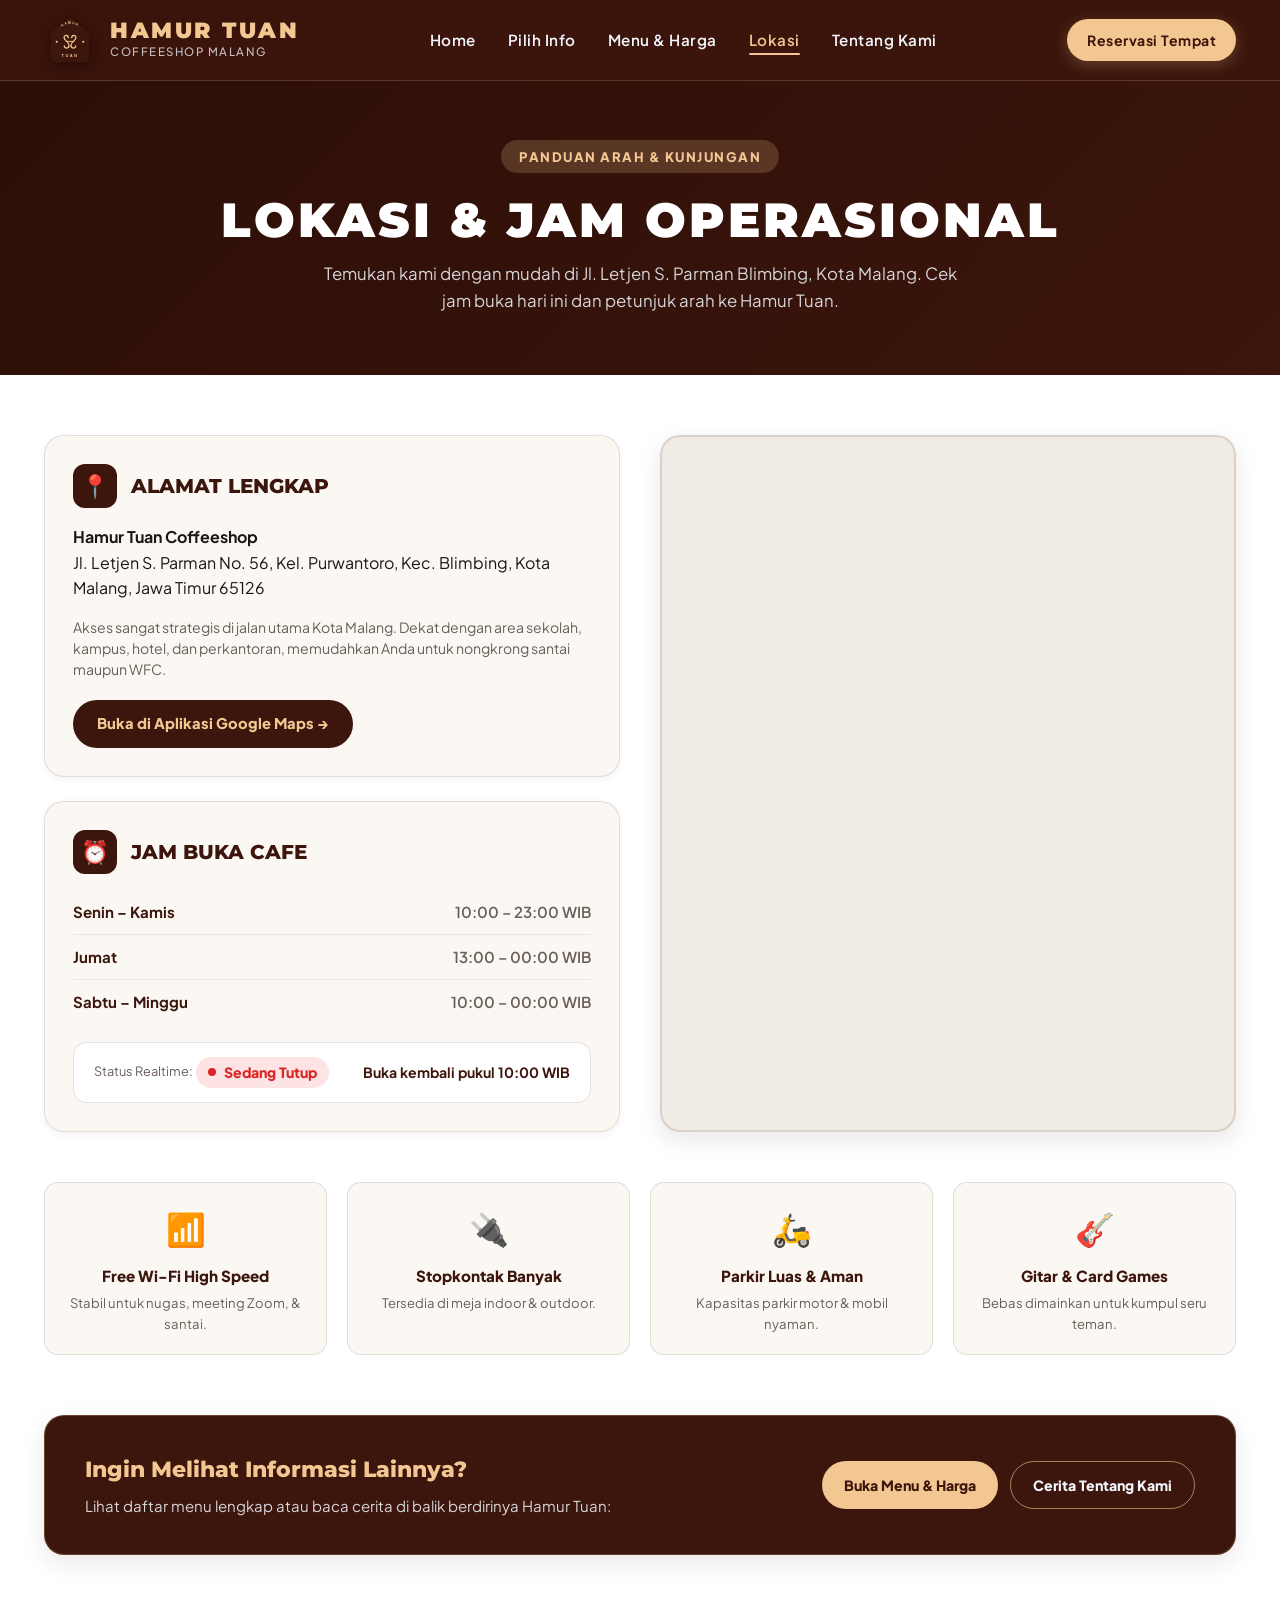
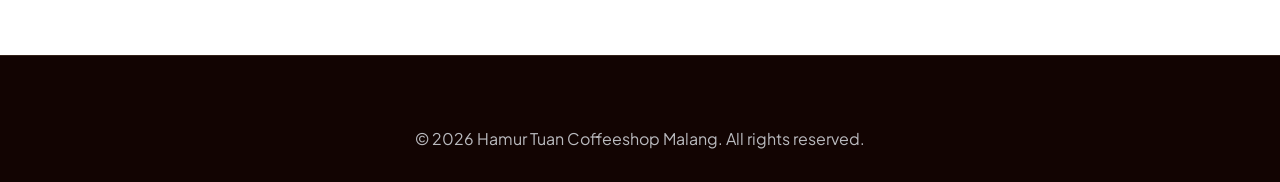
<file: hamur-tuan-website/lokasi.html>
<!DOCTYPE html>
<html lang="id">
<head>
  <meta charset="UTF-8">
  <meta name="viewport" content="width=device-width, initial-scale=1.0">
  <title>Lokasi & Jam Buka | Hamur Tuan Coffeeshop Blimbing Malang</title>
  <meta name="description" content="Alamat lengkap, peta Google Maps, dan jam buka Hamur Tuan Coffeeshop di Jl. Letjen S. Parman Blimbing, Kota Malang.">
  <link rel="icon" type="image/svg+xml" href="assets/images/logo.svg">
  <link rel="stylesheet" href="assets/css/style.css">
</head>
<body>

  <!-- Site Header -->
  <header class="site-header scrolled">
    <div class="container nav-container">
      <a href="index.html#home" class="brand-link">
        <img src="assets/images/logo.svg" alt="Logo Hamur Tuan" class="brand-logo-img">
        <div class="brand-text-block">
          <span class="brand-title">Hamur Tuan</span>
          <span class="brand-sub">Coffeeshop Malang</span>
        </div>
      </a>

      <nav>
        <ul class="nav-menu">
          <li><a href="index.html#home" class="nav-link">Home</a></li>
          <li><a href="index.html#pilih-informasi" class="nav-link">Pilih Info</a></li>
          <li><a href="menu.html" class="nav-link">Menu & Harga</a></li>
          <li><a href="lokasi.html" class="nav-link active">Lokasi</a></li>
          <li><a href="tentang-kami.html" class="nav-link">Tentang Kami</a></li>
        </ul>
      </nav>

      <div class="nav-actions">
        <a href="https://wa.me/6288989538573" target="_blank" class="btn-header-cta">
          <span>Reservasi Tempat</span>
        </a>
        <button class="mobile-menu-btn" id="mobileMenuBtn"><span></span><span></span><span></span></button>
      </div>
    </div>
  </header>

  <!-- Page Header Banner -->
  <div style="background: linear-gradient(135deg, #2b0e07 0%, #3C150C 100%); padding: 140px 0 60px; color: #fff; text-align: center;">
    <div class="container">
      <span class="section-pill-tag" style="background: rgba(242,199,145,0.2); color: var(--c-peach-orange);">Panduan Arah & Kunjungan</span>
      <h1 class="hero-title" style="font-size: 3rem; margin-top: 10px;">LOKASI & JAM OPERASIONAL</h1>
      <p style="max-width: 650px; margin: 12px auto 0; color: rgba(242,247,253,0.85); font-size: 1.05rem;">
        Temukan kami dengan mudah di Jl. Letjen S. Parman Blimbing, Kota Malang. Cek jam buka hari ini dan petunjuk arah ke Hamur Tuan.
      </p>
    </div>
  </div>

  <!-- Location Content -->
  <main class="location-section" style="padding-top: 60px;">
    <div class="container">
      <div class="location-grid-layout">
        <!-- Info Column -->
        <div class="location-info-column">
          <div class="location-card">
            <div class="location-card-header">
              <div class="location-card-icon">📍</div>
              <h3 class="location-card-title">Alamat Lengkap</h3>
            </div>
            <p class="location-address-text">
              <strong>Hamur Tuan Coffeeshop</strong><br>
              Jl. Letjen S. Parman No. 56, Kel. Purwantoro, Kec. Blimbing, Kota Malang, Jawa Timur 65126
            </p>
            <p class="location-subtext">
              Akses sangat strategis di jalan utama Kota Malang. Dekat dengan area sekolah, kampus, hotel, dan perkantoran, memudahkan Anda untuk nongkrong santai maupun WFC.
            </p>
            <a href="https://maps.google.com/?q=Hamur+Tuan+Jl+Letjen+S+Parman+Blimbing+Malang" target="_blank" class="btn-open-maps">
              Buka di Aplikasi Google Maps &rarr;
            </a>
          </div>

          <div class="location-card">
            <div class="location-card-header">
              <div class="location-card-icon">⏰</div>
              <h3 class="location-card-title">Jam Buka Cafe</h3>
            </div>
            <table class="hours-table">
              <tbody>
                <tr>
                  <td class="day">Senin – Kamis</td>
                  <td class="time">10:00 – 23:00 WIB</td>
                </tr>
                <tr>
                  <td class="day">Jumat</td>
                  <td class="time">13:00 – 00:00 WIB</td>
                </tr>
                <tr>
                  <td class="day">Sabtu – Minggu</td>
                  <td class="time">10:00 – 00:00 WIB</td>
                </tr>
              </tbody>
            </table>
            <div class="live-status-card">
              <div>
                <span style="font-size: 0.8rem; color: var(--c-text-muted);">Status Realtime:</span>
                <div id="cafeLiveStatus" class="live-badge open">
                  <span class="circle"></span> Sedang Buka
                </div>
              </div>
              <div id="cafeStatusNote" style="font-size: 0.88rem; font-weight: 700; color: var(--c-primary-brown);">
                Tutup pukul 23:00 WIB
              </div>
            </div>
          </div>
        </div>

        <!-- Map Column -->
        <div class="location-map-column">
          <iframe 
            class="map-iframe"
            src="https://www.google.com/maps/embed?pb=!1m18!1m12!1m3!1d15805.864390642137!2d112.63412759999999!3d-7.9501579!2m3!1f0!2f0!3f0!3m2!1i1024!2i768!4f13.1!3m3!1m2!1s0x2dd629cb8c9676e1%3A0xe54d6501a37cceba!2sJl.%20Letjen%20S.%20Parman%2C%20Blimbing%2C%20Kec.%20Blimbing%2C%20Kota%20Malang%2C%20Jawa%20Timur!5e0!3m2!1sid!2sid!4v1700000000000!5m2!1sid!2sid"
            allowfullscreen="" 
            loading="lazy">
          </iframe>
        </div>
      </div>

      <!-- Facilities -->
      <div class="facilities-row" style="margin-top: 50px;">
        <div class="facility-card">
          <div class="facility-icon">📶</div>
          <h4 class="facility-title">Free Wi-Fi High Speed</h4>
          <p class="facility-desc">Stabil untuk nugas, meeting Zoom, & santai.</p>
        </div>
        <div class="facility-card">
          <div class="facility-icon">🔌</div>
          <h4 class="facility-title">Stopkontak Banyak</h4>
          <p class="facility-desc">Tersedia di meja indoor & outdoor.</p>
        </div>
        <div class="facility-card">
          <div class="facility-icon">🛵</div>
          <h4 class="facility-title">Parkir Luas & Aman</h4>
          <p class="facility-desc">Kapasitas parkir motor & mobil nyaman.</p>
        </div>
        <div class="facility-card">
          <div class="facility-icon">🎸</div>
          <h4 class="facility-title">Gitar & Card Games</h4>
          <p class="facility-desc">Bebas dimainkan untuk kumpul seru teman.</p>
        </div>
      </div>

      <!-- Pilih Halaman Lain Switch Banner -->
      <div class="switch-page-banner" style="margin-top: 60px;">
        <div class="switch-content">
          <h4>Ingin Melihat Informasi Lainnya?</h4>
          <p>Lihat daftar menu lengkap atau baca cerita di balik berdirinya Hamur Tuan:</p>
        </div>
        <div class="switch-buttons-group">
          <a href="menu.html" class="btn-switch btn-switch-primary">Buka Menu & Harga</a>
          <a href="tentang-kami.html" class="btn-switch btn-switch-outline">Cerita Tentang Kami</a>
        </div>
      </div>
    </div>
  </main>

  <!-- Footer -->
  <footer class="site-footer">
    <div class="container" style="text-align: center;">
      <p>&copy; 2026 Hamur Tuan Coffeeshop Malang. All rights reserved.</p>
    </div>
  </footer>

  <script src="assets/js/menu-data.js"></script>
  <script src="assets/js/main.js"></script>
</body>
</html>
</file>
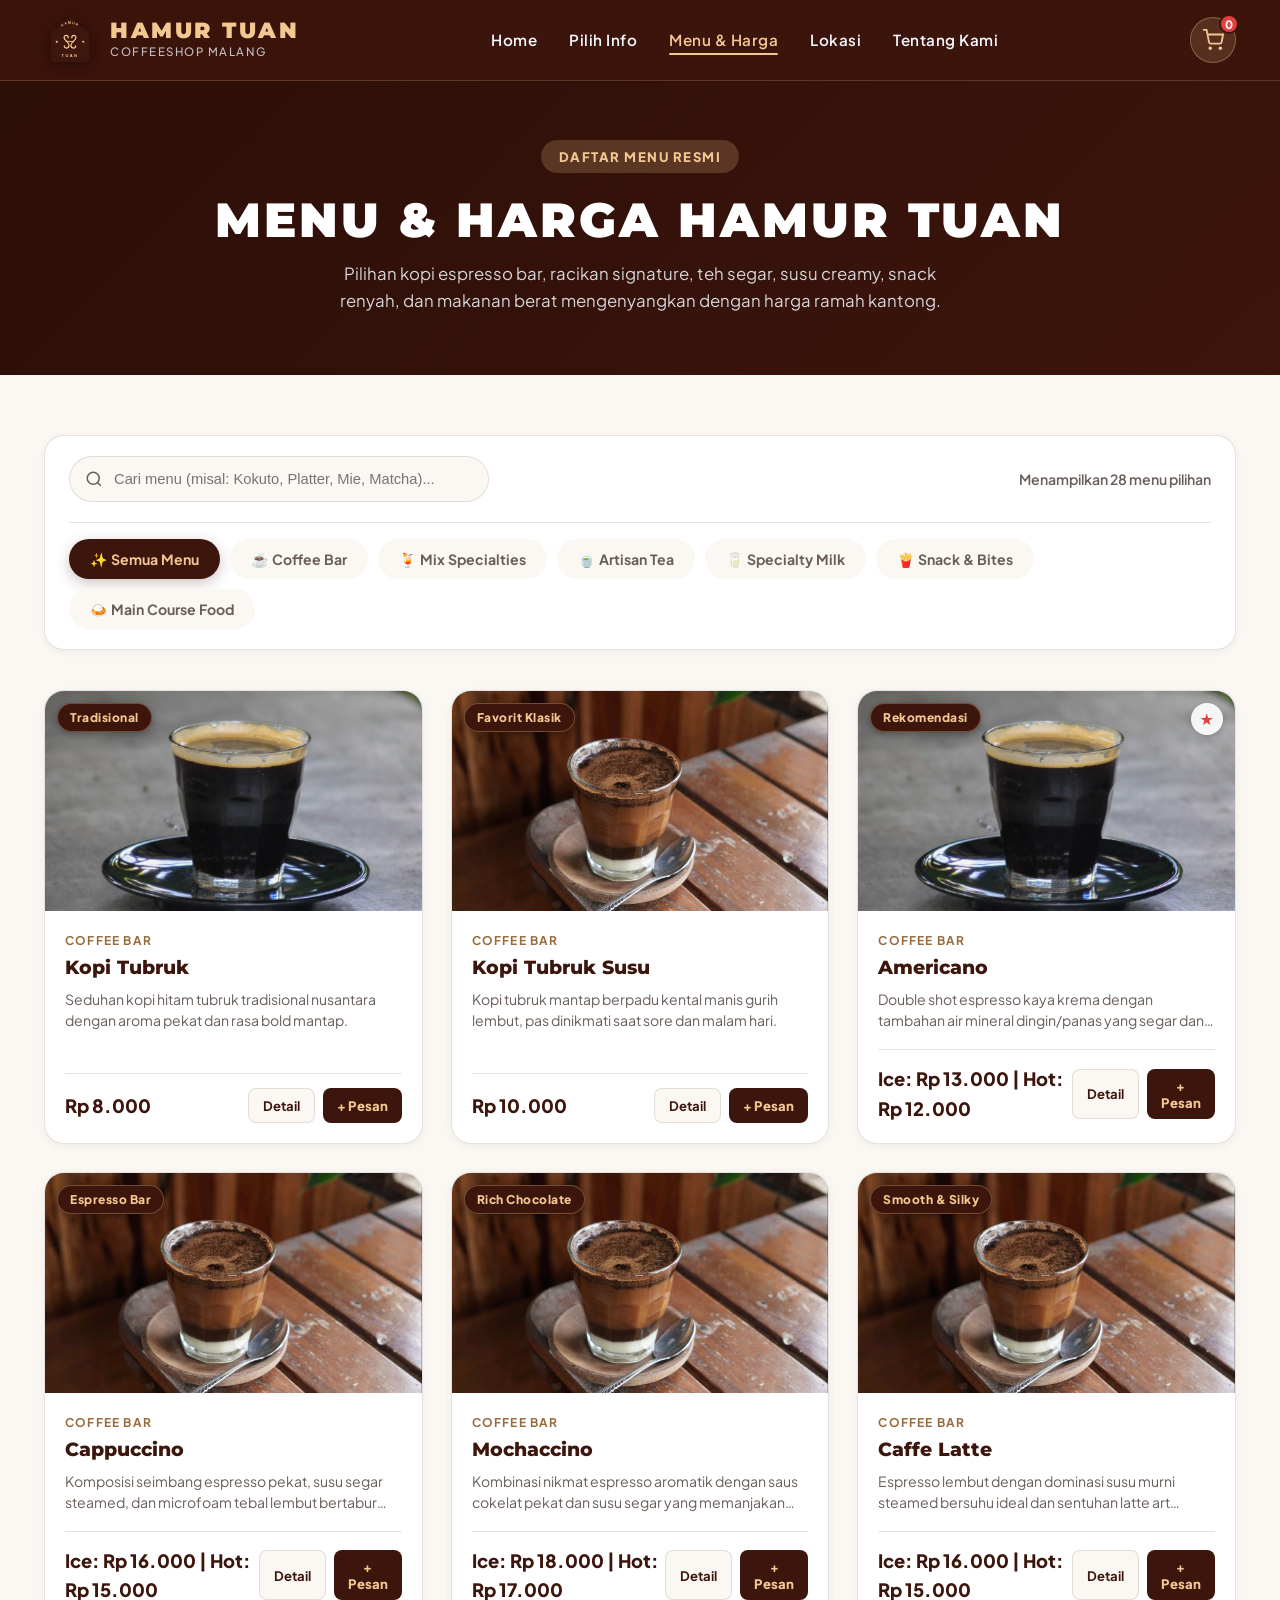
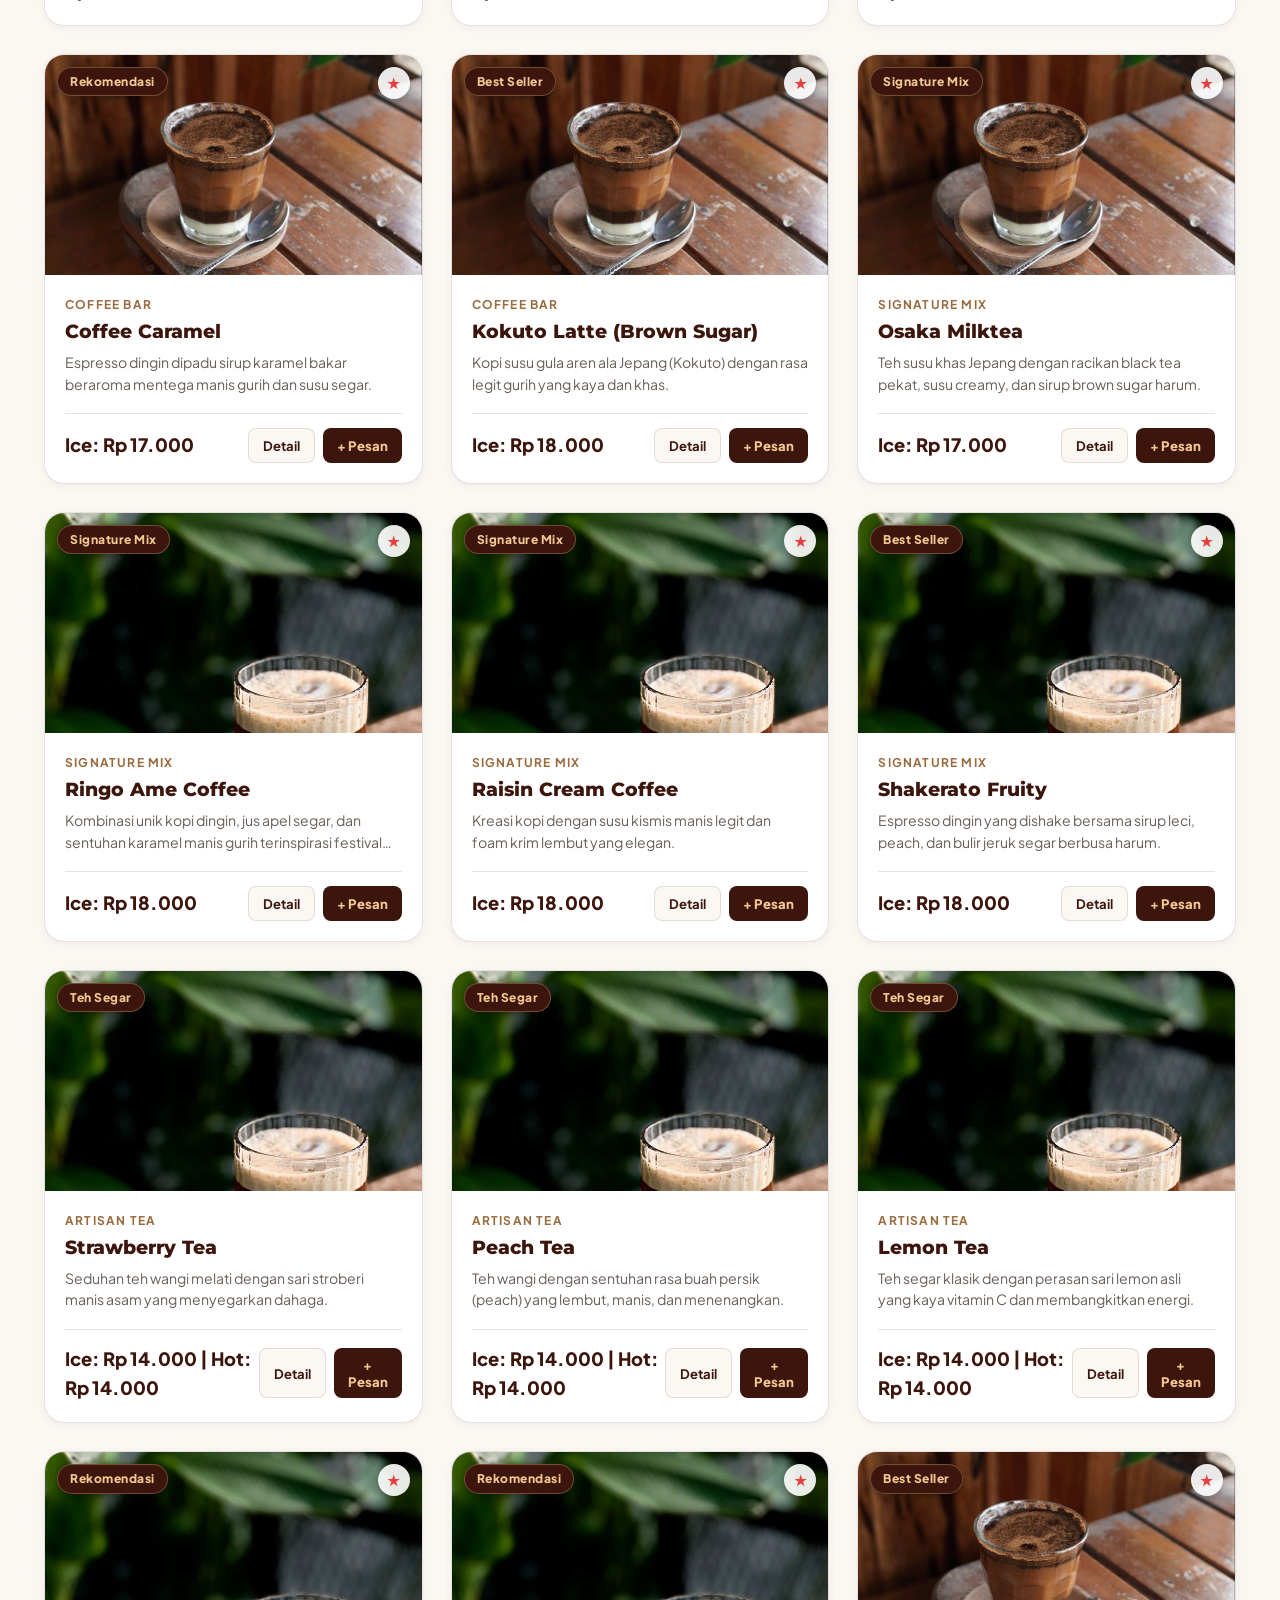
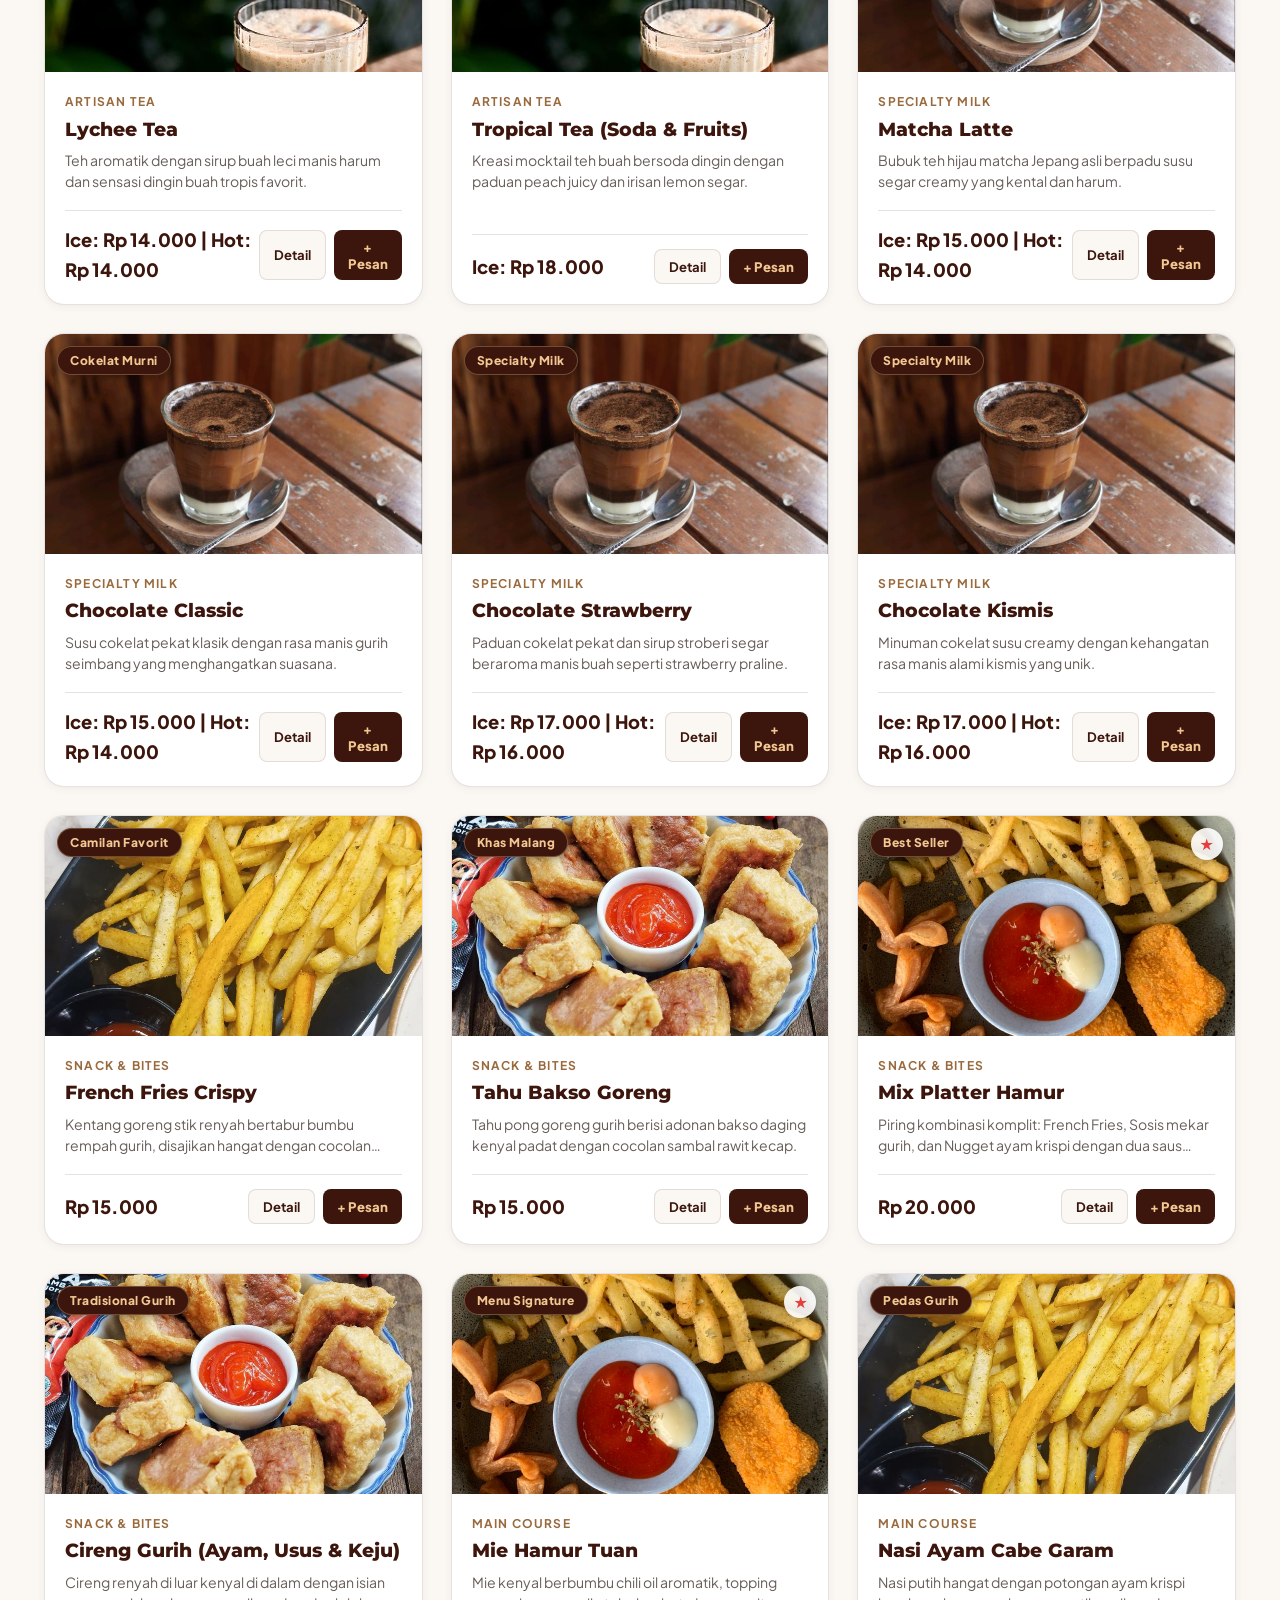
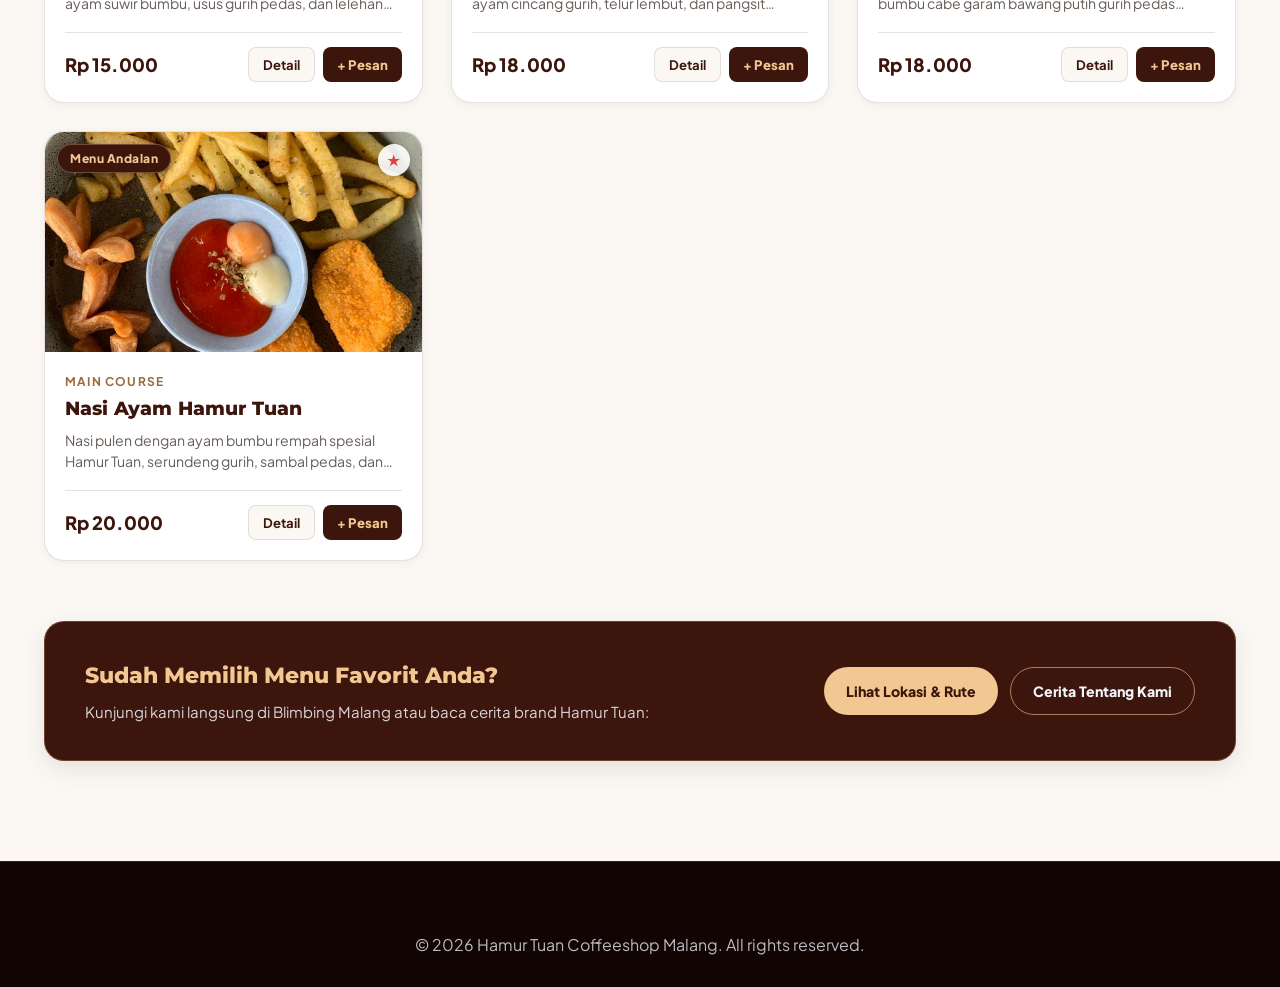
<file: hamur-tuan-website/menu.html>
<!DOCTYPE html>
<html lang="id">
<head>
  <meta charset="UTF-8">
  <meta name="viewport" content="width=device-width, initial-scale=1.0">
  <title>Daftar Menu & Harga | Hamur Tuan Coffeeshop Malang</title>
  <meta name="description" content="Daftar menu lengkap dan harga resmi Hamur Tuan Coffeeshop Malang: Coffee, Mix Signature, Tea, Milk, Snack, dan Food.">
  <link rel="icon" type="image/svg+xml" href="assets/images/logo.svg">
  <link rel="stylesheet" href="assets/css/style.css">
</head>
<body>

  <!-- Site Header -->
  <header class="site-header scrolled">
    <div class="container nav-container">
      <a href="index.html#home" class="brand-link">
        <img src="assets/images/logo.svg" alt="Logo Hamur Tuan" class="brand-logo-img">
        <div class="brand-text-block">
          <span class="brand-title">Hamur Tuan</span>
          <span class="brand-sub">Coffeeshop Malang</span>
        </div>
      </a>

      <nav>
        <ul class="nav-menu">
          <li><a href="index.html#home" class="nav-link">Home</a></li>
          <li><a href="index.html#pilih-informasi" class="nav-link">Pilih Info</a></li>
          <li><a href="menu.html" class="nav-link active">Menu & Harga</a></li>
          <li><a href="lokasi.html" class="nav-link">Lokasi</a></li>
          <li><a href="tentang-kami.html" class="nav-link">Tentang Kami</a></li>
        </ul>
      </nav>

      <div class="nav-actions">
        <button class="cart-toggle-btn" id="cartToggleBtn" aria-label="Buka Keranjang Pesanan">
          <svg width="22" height="22" viewBox="0 0 24 24" fill="none" stroke="currentColor" stroke-width="2"><circle cx="9" cy="21" r="1"></circle><circle cx="20" cy="21" r="1"></circle><path d="M1 1h4l2.68 13.39a2 2 0 0 0 2 1.61h9.72a2 2 0 0 0 2-1.61L23 6H6"></path></svg>
          <span class="cart-counter">0</span>
        </button>
        <button class="mobile-menu-btn" id="mobileMenuBtn"><span></span><span></span><span></span></button>
      </div>
    </div>
  </header>

  <!-- Page Header Banner -->
  <div style="background: linear-gradient(135deg, #2b0e07 0%, #3C150C 100%); padding: 140px 0 60px; color: #fff; text-align: center;">
    <div class="container">
      <span class="section-pill-tag" style="background: rgba(242,199,145,0.2); color: var(--c-peach-orange);">Daftar Menu Resmi</span>
      <h1 class="hero-title" style="font-size: 3rem; margin-top: 10px;">MENU & HARGA HAMUR TUAN</h1>
      <p style="max-width: 650px; margin: 12px auto 0; color: rgba(242,247,253,0.85); font-size: 1.05rem;">
        Pilihan kopi espresso bar, racikan signature, teh segar, susu creamy, snack renyah, dan makanan berat mengenyangkan dengan harga ramah kantong.
      </p>
    </div>
  </div>

  <!-- Menu Section -->
  <main class="menu-section" style="padding-top: 60px;">
    <div class="container">
      <!-- Filter Toolbar -->
      <div class="menu-filter-wrapper">
        <div class="menu-filter-top">
          <div class="search-input-box">
            <svg class="search-icon-svg" viewBox="0 0 24 24" fill="none" stroke="currentColor" stroke-width="2">
              <circle cx="11" cy="11" r="8"></circle>
              <line x1="21" y1="21" x2="16.65" y2="16.65"></line>
            </svg>
            <input type="text" id="menuSearchInput" placeholder="Cari menu (misal: Kokuto, Platter, Mie, Matcha)...">
          </div>
          <div class="menu-quick-stats" id="menuResultsCount">Memuat menu...</div>
        </div>

        <div class="category-tabs-row">
          <button class="tab-pill-btn active" data-category="all">✨ Semua Menu</button>
          <button class="tab-pill-btn" data-category="coffee">☕ Coffee Bar</button>
          <button class="tab-pill-btn" data-category="mix">🍹 Mix Specialties</button>
          <button class="tab-pill-btn" data-category="tea">🍵 Artisan Tea</button>
          <button class="tab-pill-btn" data-category="milk">🥛 Specialty Milk</button>
          <button class="tab-pill-btn" data-category="snack">🍟 Snack & Bites</button>
          <button class="tab-pill-btn" data-category="food">🍛 Main Course Food</button>
        </div>
      </div>

      <!-- Menu Grid -->
      <div class="menu-items-grid" id="menuItemsGrid"></div>

      <!-- Next Steps (Pilih Halaman Lain) -->
      <div class="switch-page-banner" style="margin-top: 60px;">
        <div class="switch-content">
          <h4>Sudah Memilih Menu Favorit Anda?</h4>
          <p>Kunjungi kami langsung di Blimbing Malang atau baca cerita brand Hamur Tuan:</p>
        </div>
        <div class="switch-buttons-group">
          <a href="lokasi.html" class="btn-switch btn-switch-primary">Lihat Lokasi & Rute</a>
          <a href="tentang-kami.html" class="btn-switch btn-switch-outline">Cerita Tentang Kami</a>
        </div>
      </div>
    </div>
  </main>

  <!-- Product Modal -->
  <div class="modal-backdrop" id="productModalBackdrop">
    <div class="modal-dialog">
      <button class="modal-close-btn" id="modalCloseBtn">&times;</button>
      <div class="modal-grid">
        <div class="modal-img-col">
          <img src="assets/images/menu/tubruk-susu.jpg" alt="Menu" class="modal-photo" id="modalPhoto">
        </div>
        <div class="modal-info-col">
          <div class="modal-header-meta">
            <span class="modal-category-tag" id="modalCategoryTag">COFFEE</span>
            <span class="menu-card-badge" id="modalBadge">Rekomendasi</span>
          </div>
          <h3 class="modal-title" id="modalTitle">Nama Menu</h3>
          <div class="modal-price-big" id="modalPrice">Rp 0</div>
          <p class="modal-description" id="modalDesc">Deskripsi...</p>
          <div class="modal-temp-selector" id="modalTempGroup">
            <div class="temp-toggle-group">
              <button class="temp-btn active" id="modalBtnIce">🧊 Dingin (Ice)</button>
              <button class="temp-btn" id="modalBtnHot">☕ Panas (Hot)</button>
            </div>
          </div>
          <div class="modal-spec-block">
            <div class="modal-spec-title">Karakter Rasa:</div>
            <div class="tasting-tags-group" id="modalTastingTags"></div>
          </div>
          <div class="modal-action-row">
            <button class="btn-modal-wa" id="modalBtnWa">Pesan via WA</button>
            <button class="btn-modal-add" id="modalBtnAddCart">+ Keranjang</button>
          </div>
        </div>
      </div>
    </div>
  </div>

  <!-- Cart Drawer -->
  <div class="cart-drawer-backdrop" id="cartDrawerBackdrop">
    <div class="cart-drawer">
      <div class="cart-drawer-header">
        <h3>Keranjang Pesanan</h3>
        <button class="cart-drawer-close" id="cartDrawerClose">&times;</button>
      </div>
      <div class="cart-drawer-body" id="cartItemsList"></div>
      <div class="cart-drawer-footer">
        <div class="cart-subtotal-row"><span>Subtotal:</span><span id="cartSubtotal">Rp 0</span></div>
        <button class="cart-checkout-btn" id="cartCheckoutWaBtn">Kirim Pesanan ke WhatsApp</button>
      </div>
    </div>
  </div>

  <!-- Footer -->
  <footer class="site-footer">
    <div class="container" style="text-align: center;">
      <p>&copy; 2026 Hamur Tuan Coffeeshop Malang. All rights reserved.</p>
    </div>
  </footer>

  <script src="assets/js/menu-data.js"></script>
  <script src="assets/js/main.js"></script>
</body>
</html>
</file>
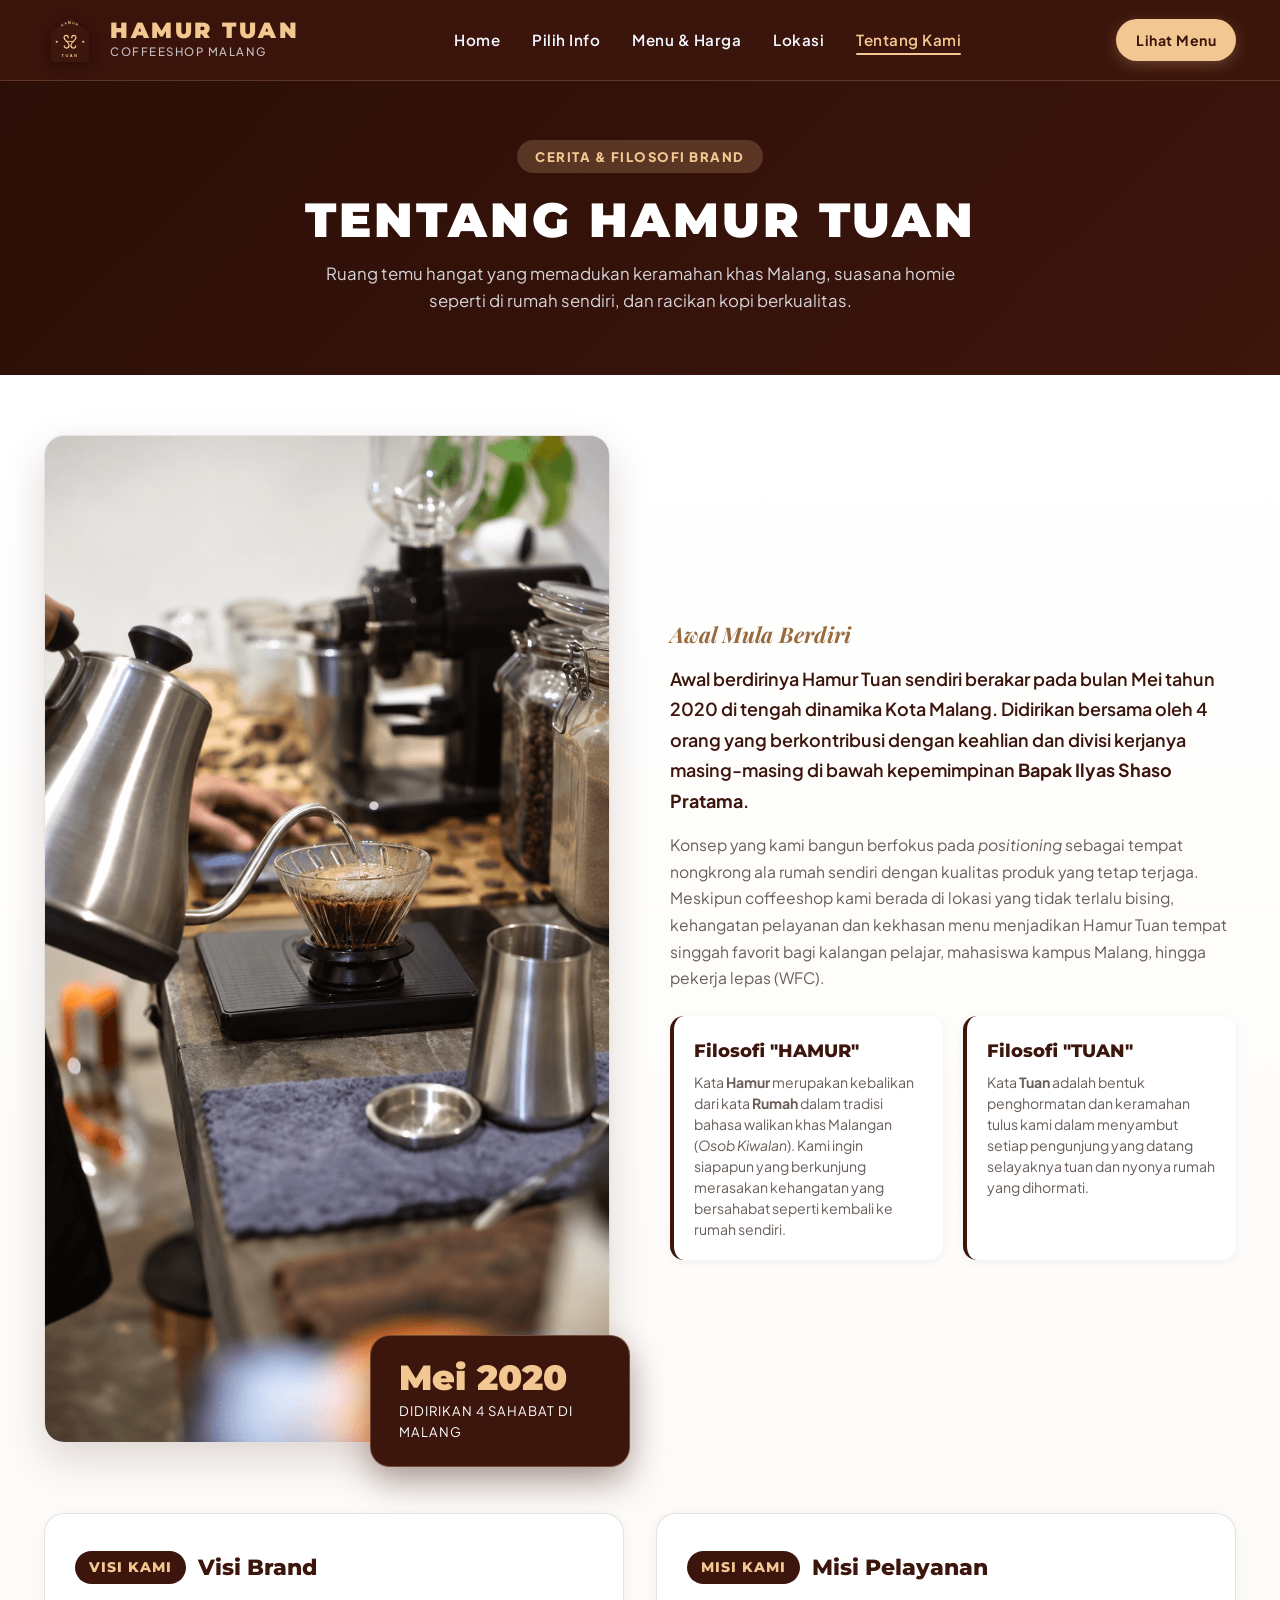
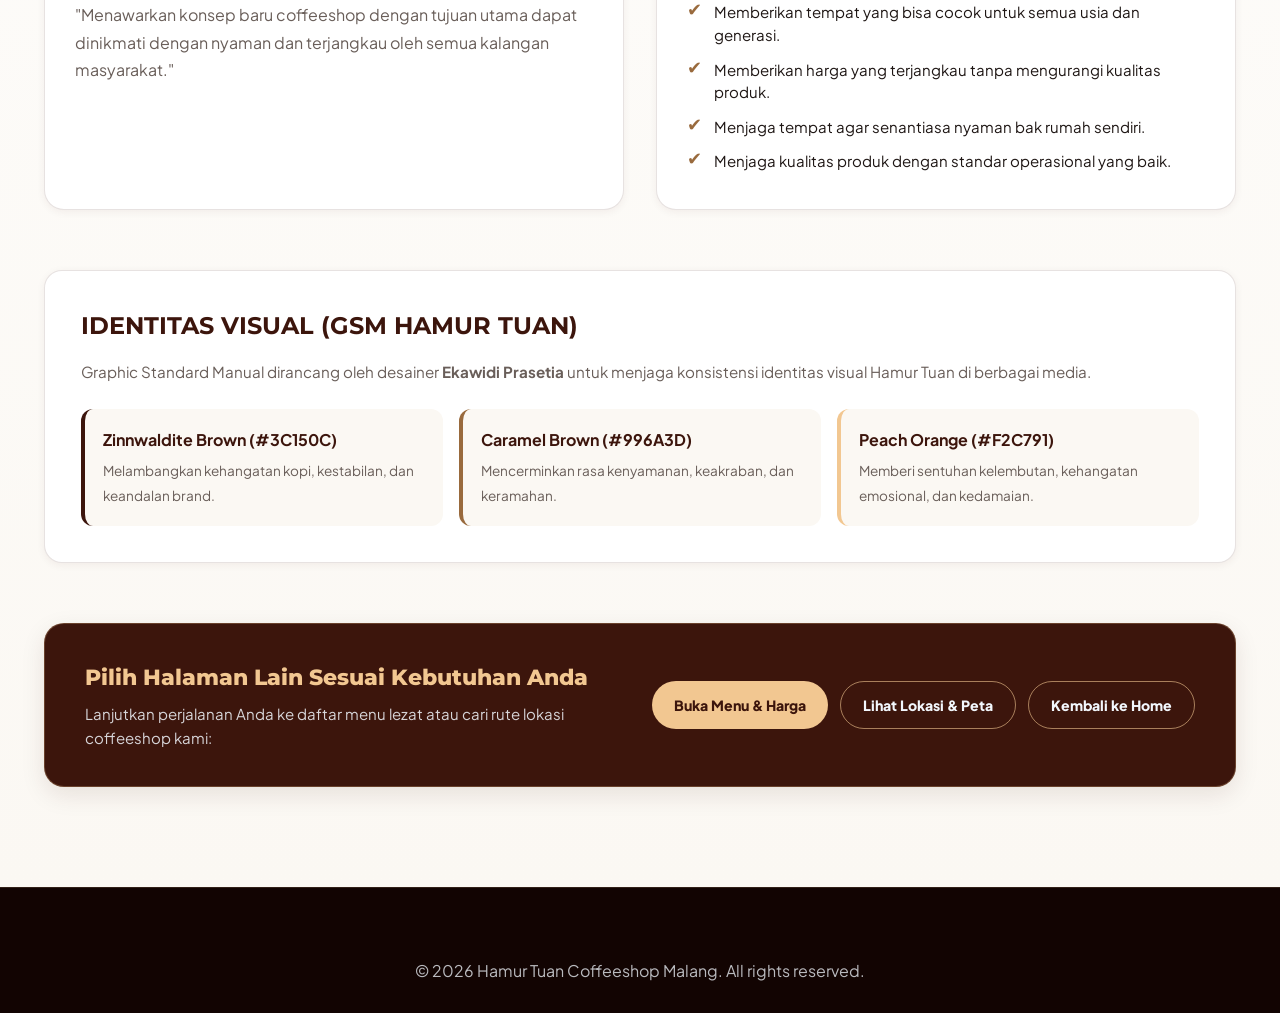
<file: hamur-tuan-website/tentang-kami.html>
<!DOCTYPE html>
<html lang="id">
<head>
  <meta charset="UTF-8">
  <meta name="viewport" content="width=device-width, initial-scale=1.0">
  <title>Tentang Kami | Kisah & Filosofi Hamur Tuan Coffeeshop Malang</title>
  <meta name="description" content="Cerita berdirinya Hamur Tuan sejak Mei 2020 di Malang. Filosofi nama Hamur (Rumah) dan Tuan, visi misi, serta identitas visual (GSM).">
  <link rel="icon" type="image/svg+xml" href="assets/images/logo.svg">
  <link rel="stylesheet" href="assets/css/style.css">
</head>
<body>

  <!-- Site Header -->
  <header class="site-header scrolled">
    <div class="container nav-container">
      <a href="index.html#home" class="brand-link">
        <img src="assets/images/logo.svg" alt="Logo Hamur Tuan" class="brand-logo-img">
        <div class="brand-text-block">
          <span class="brand-title">Hamur Tuan</span>
          <span class="brand-sub">Coffeeshop Malang</span>
        </div>
      </a>

      <nav>
        <ul class="nav-menu">
          <li><a href="index.html#home" class="nav-link">Home</a></li>
          <li><a href="index.html#pilih-informasi" class="nav-link">Pilih Info</a></li>
          <li><a href="menu.html" class="nav-link">Menu & Harga</a></li>
          <li><a href="lokasi.html" class="nav-link">Lokasi</a></li>
          <li><a href="tentang-kami.html" class="nav-link active">Tentang Kami</a></li>
        </ul>
      </nav>

      <div class="nav-actions">
        <a href="menu.html" class="btn-header-cta">
          <span>Lihat Menu</span>
        </a>
        <button class="mobile-menu-btn" id="mobileMenuBtn"><span></span><span></span><span></span></button>
      </div>
    </div>
  </header>

  <!-- Page Header Banner -->
  <div style="background: linear-gradient(135deg, #2b0e07 0%, #3C150C 100%); padding: 140px 0 60px; color: #fff; text-align: center;">
    <div class="container">
      <span class="section-pill-tag" style="background: rgba(242,199,145,0.2); color: var(--c-peach-orange);">Cerita & Filosofi Brand</span>
      <h1 class="hero-title" style="font-size: 3rem; margin-top: 10px;">TENTANG HAMUR TUAN</h1>
      <p style="max-width: 650px; margin: 12px auto 0; color: rgba(242,247,253,0.85); font-size: 1.05rem;">
        Ruang temu hangat yang memadukan keramahan khas Malang, suasana homie seperti di rumah sendiri, dan racikan kopi berkualitas.
      </p>
    </div>
  </div>

  <!-- About Content -->
  <main class="about-section" style="padding-top: 60px;">
    <div class="container">
      <div class="about-story-grid">
        <div class="about-image-stack">
          <img src="assets/images/hero-kettle.png" alt="Hamur Tuan Story" class="about-main-img">
          <div class="about-badge-floating">
            <h3>Mei 2020</h3>
            <p>Didirikan 4 Sahabat di Malang</p>
          </div>
        </div>

        <div class="about-content-block">
          <h3 class="subtitle">Awal Mula Berdiri</h3>
          <p class="about-lead-para">
            Awal berdirinya Hamur Tuan sendiri berakar pada bulan Mei tahun 2020 di tengah dinamika Kota Malang. 
            Didirikan bersama oleh 4 orang yang berkontribusi dengan keahlian dan divisi kerjanya masing-masing di bawah kepemimpinan 
            <strong>Bapak Ilyas Shaso Pratama</strong>.
          </p>
          <p class="about-body-para">
            Konsep yang kami bangun berfokus pada <em>positioning</em> sebagai tempat nongkrong ala rumah sendiri dengan kualitas produk yang tetap terjaga. 
            Meskipun coffeeshop kami berada di lokasi yang tidak terlalu bising, kehangatan pelayanan dan kekhasan menu menjadikan Hamur Tuan tempat singgah favorit 
            bagi kalangan pelajar, mahasiswa kampus Malang, hingga pekerja lepas (WFC).
          </p>

          <div class="philosophy-boxes">
            <div class="philosophy-card">
              <h4>Filosofi "HAMUR"</h4>
              <p>
                Kata <strong>Hamur</strong> merupakan kebalikan dari kata <strong>Rumah</strong> dalam tradisi bahasa walikan khas Malangan (<em>Osob Kiwalan</em>). 
                Kami ingin siapapun yang berkunjung merasakan kehangatan yang bersahabat seperti kembali ke rumah sendiri.
              </p>
            </div>
            <div class="philosophy-card">
              <h4>Filosofi "TUAN"</h4>
              <p>
                Kata <strong>Tuan</strong> adalah bentuk penghormatan dan keramahan tulus kami dalam menyambut setiap pengunjung yang datang 
                selayaknya tuan dan nyonya rumah yang dihormati.
              </p>
            </div>
          </div>
        </div>
      </div>

      <!-- Vision & Mission -->
      <div class="vision-mission-grid" style="margin-top: 60px;">
        <div class="vm-card">
          <div class="vm-header">
            <span class="vm-icon-tag">VISI KAMI</span>
            <h3 class="vm-title">Visi Brand</h3>
          </div>
          <p class="vm-desc">
            "Menawarkan konsep baru coffeeshop dengan tujuan utama dapat dinikmati dengan nyaman dan terjangkau oleh semua kalangan masyarakat."
          </p>
        </div>

        <div class="vm-card">
          <div class="vm-header">
            <span class="vm-icon-tag">MISI KAMI</span>
            <h3 class="vm-title">Misi Pelayanan</h3>
          </div>
          <ul class="vm-list">
            <li><span class="check">✔</span> Memberikan tempat yang bisa cocok untuk semua usia dan generasi.</li>
            <li><span class="check">✔</span> Memberikan harga yang terjangkau tanpa mengurangi kualitas produk.</li>
            <li><span class="check">✔</span> Menjaga tempat agar senantiasa nyaman bak rumah sendiri.</li>
            <li><span class="check">✔</span> Menjaga kualitas produk dengan standar operasional yang baik.</li>
          </ul>
        </div>
      </div>

      <!-- Visual Identity Showcase -->
      <div style="margin-top: 60px; background: #fff; border-radius: 18px; padding: 36px; border: 1px solid var(--c-border); box-shadow: var(--shadow-sm);">
        <h3 style="font-family: var(--font-brand); font-size: 1.5rem; color: var(--c-primary-brown); margin-bottom: 14px; text-transform: uppercase;">
          Identitas Visual (GSM Hamur Tuan)
        </h3>
        <p style="font-size: 0.95rem; color: var(--c-text-muted); line-height: 1.7; margin-bottom: 24px;">
          Graphic Standard Manual dirancang oleh desainer <strong>Ekawidi Prasetia</strong> untuk menjaga konsistensi identitas visual 
          Hamur Tuan di berbagai media.
        </p>

        <div style="display: grid; grid-template-columns: repeat(auto-fit, minmax(220px, 1fr)); gap: 16px;">
          <div style="background: var(--c-cream-bg); padding: 18px; border-radius: 12px; border-left: 4px solid var(--c-primary-brown);">
            <strong style="color: var(--c-primary-brown); display: block; margin-bottom: 4px;">Zinnwaldite Brown (#3C150C)</strong>
            <span style="font-size: 0.85rem; color: var(--c-text-muted);">Melambangkan kehangatan kopi, kestabilan, dan keandalan brand.</span>
          </div>

          <div style="background: var(--c-cream-bg); padding: 18px; border-radius: 12px; border-left: 4px solid var(--c-caramel-brown);">
            <strong style="color: var(--c-primary-brown); display: block; margin-bottom: 4px;">Caramel Brown (#996A3D)</strong>
            <span style="font-size: 0.85rem; color: var(--c-text-muted);">Mencerminkan rasa kenyamanan, keakraban, dan keramahan.</span>
          </div>

          <div style="background: var(--c-cream-bg); padding: 18px; border-radius: 12px; border-left: 4px solid var(--c-peach-orange);">
            <strong style="color: var(--c-primary-brown); display: block; margin-bottom: 4px;">Peach Orange (#F2C791)</strong>
            <span style="font-size: 0.85rem; color: var(--c-text-muted);">Memberi sentuhan kelembutan, kehangatan emosional, dan kedamaian.</span>
          </div>
        </div>
      </div>

      <!-- FLOWCHART REQUIREMENT: PILIH HALAMAN LAIN -->
      <div class="switch-page-banner" style="margin-top: 60px;">
        <div class="switch-content">
          <h4>Pilih Halaman Lain Sesuai Kebutuhan Anda</h4>
          <p>Lanjutkan perjalanan Anda ke daftar menu lezat atau cari rute lokasi coffeeshop kami:</p>
        </div>
        <div class="switch-buttons-group">
          <a href="menu.html" class="btn-switch btn-switch-primary">Buka Menu & Harga</a>
          <a href="lokasi.html" class="btn-switch btn-switch-outline">Lihat Lokasi & Peta</a>
          <a href="index.html#home" class="btn-switch btn-switch-outline">Kembali ke Home</a>
        </div>
      </div>
    </div>
  </main>

  <!-- Footer -->
  <footer class="site-footer">
    <div class="container" style="text-align: center;">
      <p>&copy; 2026 Hamur Tuan Coffeeshop Malang. All rights reserved.</p>
    </div>
  </footer>

  <script src="assets/js/menu-data.js"></script>
  <script src="assets/js/main.js"></script>
</body>
</html>
</file>
<file: hamur-tuan-website/assets/css/style.css>
/* ==========================================================================
   HAMUR TUAN COFFEESHOP - DESIGN SYSTEM & STYLESHEET
   Sesuai Graphic Standard Manual (GSM) & Visual Identity Hamur Tuan
   ========================================================================== */

@import url('https://fonts.googleapis.com/css2?family=Montserrat:ital,wght@0,400;0,600;0,700;0,800;0,900;1,400&family=Plus+Jakarta+Sans:ital,wght@0,300;0,400;0,500;0,600;0,700;0,800;1,400&family=Playfair+Display:ital,wght@0,600;1,400&display=swap');

:root {
  /* Brand Color Palette from GSM */
  --c-primary-brown: #3C150C;      /* Zinnwaldite Brown: Kehangatan & Kestabilan */
  --c-caramel-brown: #996A3D;      /* Medium Brown: Kenyamanan & Keramahan */
  --c-peach-orange:  #F2C791;      /* Peach-Orange: Kelembutan & Emosi Hangat */
  --c-dark-charcoal: #050203;      /* Deep Coffee Charcoal */
  --c-soft-white:    #F2F7FD;      /* Off-White Clean Surface */
  
  /* Functional Accents */
  --c-cream-bg:      #FBF8F3;
  --c-cream-card:    #FFFFFF;
  --c-cream-hover:   #F5ECE1;
  --c-text-main:     #1E1614;
  --c-text-muted:    #695E59;
  --c-text-light:    #FAF6F0;
  --c-border:        rgba(60, 21, 12, 0.12);
  --c-border-focus:  #996A3D;
  --c-badge-bg:      rgba(242, 199, 145, 0.25);
  --c-badge-text:    #3C150C;
  --c-green-open:    #22C55E;
  --c-red-closed:    #EF4444;

  /* Typography */
  --font-brand:   'Montserrat', -apple-system, sans-serif;
  --font-body:    'Plus Jakarta Sans', -apple-system, BlinkMacSystemFont, 'Segoe UI', Roboto, sans-serif;
  --font-serif:   'Playfair Display', Georgia, serif;

  /* Transitions & Shadows */
  --transition-fast: 0.2s cubic-bezier(0.4, 0, 0.2, 1);
  --transition-smooth: 0.35s cubic-bezier(0.16, 1, 0.3, 1);
  --shadow-sm: 0 2px 8px rgba(60, 21, 12, 0.06);
  --shadow-md: 0 8px 24px rgba(60, 21, 12, 0.10);
  --shadow-lg: 0 16px 40px rgba(60, 21, 12, 0.16);
  --shadow-glow: 0 0 25px rgba(242, 199, 145, 0.35);

  /* Radius */
  --radius-sm: 8px;
  --radius-md: 14px;
  --radius-lg: 20px;
  --radius-full: 9999px;

  /* Container */
  --container-max: 1240px;
}

/* Base Reset */
*, *::before, *::after {
  box-sizing: border-box;
  margin: 0;
  padding: 0;
}

html {
  scroll-behavior: smooth;
  font-size: 16px;
}

body {
  font-family: var(--font-body);
  color: var(--c-text-main);
  background-color: var(--c-cream-bg);
  line-height: 1.6;
  overflow-x: hidden;
  -webkit-font-smoothing: antialiased;
}

img {
  max-width: 100%;
  height: auto;
  display: block;
}

a {
  color: inherit;
  text-decoration: none;
  transition: color var(--transition-fast);
}

button {
  cursor: pointer;
  border: none;
  background: none;
  font-family: inherit;
}

.container {
  width: 100%;
  max-width: var(--container-max);
  margin-left: auto;
  margin-right: auto;
  padding-left: 24px;
  padding-right: 24px;
}

/* ==========================================================================
   HEADER & NAVBAR
   ========================================================================== */
.site-header {
  position: fixed;
  top: 0;
  left: 0;
  width: 100%;
  z-index: 1000;
  transition: all var(--transition-smooth);
  background: rgba(60, 21, 12, 0.94);
  backdrop-filter: blur(12px);
  -webkit-backdrop-filter: blur(12px);
  border-bottom: 1px solid rgba(242, 199, 145, 0.2);
}

.site-header.scrolled {
  box-shadow: 0 8px 30px rgba(5, 2, 3, 0.35);
  background: rgba(40, 14, 8, 0.98);
}

.nav-container {
  display: flex;
  align-items: center;
  justify-content: space-between;
  height: 80px;
}

.brand-link {
  display: flex;
  align-items: center;
  gap: 14px;
  text-decoration: none;
}

.brand-logo-img {
  width: 52px;
  height: 52px;
  filter: drop-shadow(0 2px 6px rgba(0,0,0,0.4));
  transition: transform var(--transition-fast);
}

.brand-link:hover .brand-logo-img {
  transform: scale(1.06) rotate(-2deg);
}

.brand-text-block {
  display: flex;
  flex-direction: column;
}

.brand-title {
  font-family: var(--font-brand);
  font-weight: 900;
  font-size: 1.35rem;
  letter-spacing: 2.5px;
  color: var(--c-peach-orange);
  line-height: 1.1;
  text-transform: uppercase;
}

.brand-sub {
  font-size: 0.72rem;
  letter-spacing: 1.5px;
  color: rgba(242, 247, 253, 0.75);
  text-transform: uppercase;
  font-weight: 500;
}

.nav-menu {
  display: flex;
  align-items: center;
  gap: 32px;
  list-style: none;
}

.nav-link {
  color: var(--c-soft-white);
  font-size: 0.95rem;
  font-weight: 600;
  letter-spacing: 0.5px;
  position: relative;
  padding: 6px 0;
  transition: color var(--transition-fast);
}

.nav-link::after {
  content: '';
  position: absolute;
  bottom: 0;
  left: 0;
  width: 0%;
  height: 2px;
  background-color: var(--c-peach-orange);
  transition: width var(--transition-smooth);
  border-radius: 2px;
}

.nav-link:hover,
.nav-link.active {
  color: var(--c-peach-orange);
}

.nav-link:hover::after,
.nav-link.active::after {
  width: 100%;
}

.nav-actions {
  display: flex;
  align-items: center;
  gap: 16px;
}

.cart-toggle-btn {
  position: relative;
  display: flex;
  align-items: center;
  justify-content: center;
  width: 46px;
  height: 46px;
  border-radius: var(--radius-full);
  background: rgba(242, 199, 145, 0.15);
  color: var(--c-peach-orange);
  border: 1px solid rgba(242, 199, 145, 0.35);
  transition: all var(--transition-fast);
}

.cart-toggle-btn:hover {
  background: var(--c-peach-orange);
  color: var(--c-primary-brown);
  transform: translateY(-2px);
}

.cart-counter {
  position: absolute;
  top: -4px;
  right: -4px;
  background: #E53E3E;
  color: #fff;
  font-size: 0.72rem;
  font-weight: 800;
  min-width: 20px;
  height: 20px;
  border-radius: var(--radius-full);
  display: flex;
  align-items: center;
  justify-content: center;
  border: 2px solid var(--c-primary-brown);
}

.btn-header-cta {
  display: inline-flex;
  align-items: center;
  gap: 8px;
  background: var(--c-peach-orange);
  color: var(--c-primary-brown);
  font-weight: 700;
  font-size: 0.88rem;
  padding: 10px 20px;
  border-radius: var(--radius-full);
  letter-spacing: 0.5px;
  transition: all var(--transition-smooth);
  box-shadow: 0 4px 15px rgba(242, 199, 145, 0.25);
}

.btn-header-cta:hover {
  background: #ffd6a6;
  transform: translateY(-2px);
  box-shadow: 0 6px 20px rgba(242, 199, 145, 0.4);
}

.mobile-menu-btn {
  display: none;
  flex-direction: column;
  justify-content: space-between;
  width: 30px;
  height: 22px;
  background: none;
}

.mobile-menu-btn span {
  height: 3px;
  width: 100%;
  background-color: var(--c-peach-orange);
  border-radius: 2px;
  transition: all var(--transition-smooth);
}

/* ==========================================================================
   HERO SECTION (Matching Contoh.jpg wireframe)
   ========================================================================== */
.hero-section {
  position: relative;
  min-height: 100vh;
  padding-top: 100px;
  background: linear-gradient(135deg, #2b0e07 0%, #3C150C 40%, #542214 75%, #2a0e07 100%);
  color: var(--c-soft-white);
  display: flex;
  align-items: center;
  overflow: hidden;
}

.hero-bg-accent {
  position: absolute;
  top: 0;
  left: 0;
  width: 100%;
  height: 100%;
  background-image: 
    radial-gradient(circle at 80% 20%, rgba(242, 199, 145, 0.12) 0%, transparent 45%),
    radial-gradient(circle at 10% 80%, rgba(153, 106, 61, 0.18) 0%, transparent 50%);
  pointer-events: none;
}

.hero-grid {
  display: grid;
  grid-template-columns: 1.15fr 0.85fr;
  align-items: center;
  gap: 48px;
  position: relative;
  z-index: 2;
  padding-top: 40px;
  padding-bottom: 60px;
}

.hero-badge {
  display: inline-flex;
  align-items: center;
  gap: 8px;
  background: rgba(242, 199, 145, 0.16);
  border: 1px solid rgba(242, 199, 145, 0.35);
  color: var(--c-peach-orange);
  padding: 6px 16px;
  border-radius: var(--radius-full);
  font-size: 0.85rem;
  font-weight: 700;
  letter-spacing: 1px;
  text-transform: uppercase;
  margin-bottom: 20px;
}

.hero-badge .live-dot {
  width: 8px;
  height: 8px;
  background-color: var(--c-peach-orange);
  border-radius: 50%;
  box-shadow: 0 0 8px var(--c-peach-orange);
  animation: pulse-dot 2s infinite;
}

@keyframes pulse-dot {
  0% { transform: scale(0.9); opacity: 0.8; }
  50% { transform: scale(1.3); opacity: 1; }
  100% { transform: scale(0.9); opacity: 0.8; }
}

.hero-title {
  font-family: var(--font-brand);
  font-weight: 900;
  font-size: 4.2rem;
  line-height: 1.05;
  letter-spacing: 3px;
  color: #FFFFFF;
  margin-bottom: 16px;
  text-transform: uppercase;
}

.hero-title span {
  color: var(--c-peach-orange);
  display: block;
}

.hero-tagline {
  font-family: var(--font-serif);
  font-style: italic;
  font-size: 1.45rem;
  color: var(--c-peach-orange);
  margin-bottom: 20px;
  opacity: 0.95;
}

.hero-description {
  font-size: 1.08rem;
  color: rgba(242, 247, 253, 0.88);
  max-width: 540px;
  margin-bottom: 34px;
  line-height: 1.7;
}

.hero-cta-group {
  display: flex;
  flex-wrap: wrap;
  align-items: center;
  gap: 16px;
  margin-bottom: 40px;
}

.btn-primary {
  display: inline-flex;
  align-items: center;
  gap: 10px;
  background: var(--c-peach-orange);
  color: var(--c-primary-brown);
  font-weight: 800;
  font-size: 1rem;
  padding: 14px 30px;
  border-radius: var(--radius-full);
  letter-spacing: 0.5px;
  transition: all var(--transition-smooth);
  box-shadow: 0 6px 22px rgba(242, 199, 145, 0.35);
}

.btn-primary:hover {
  background: #ffdbb1;
  transform: translateY(-3px);
  box-shadow: 0 10px 30px rgba(242, 199, 145, 0.5);
}

.btn-outline {
  display: inline-flex;
  align-items: center;
  gap: 10px;
  background: transparent;
  color: var(--c-soft-white);
  border: 2px solid rgba(242, 199, 145, 0.5);
  font-weight: 700;
  font-size: 1rem;
  padding: 12px 28px;
  border-radius: var(--radius-full);
  letter-spacing: 0.5px;
  transition: all var(--transition-smooth);
}

.btn-outline:hover {
  background: rgba(242, 199, 145, 0.15);
  border-color: var(--c-peach-orange);
  color: var(--c-peach-orange);
  transform: translateY(-3px);
}

.hero-social-strip {
  display: flex;
  align-items: center;
  gap: 20px;
  padding-top: 24px;
  border-top: 1px solid rgba(242, 199, 145, 0.2);
}

.hero-social-label {
  font-size: 0.85rem;
  letter-spacing: 1px;
  text-transform: uppercase;
  color: rgba(242, 247, 253, 0.6);
  font-weight: 600;
}

.hero-social-icons {
  display: flex;
  gap: 14px;
}

.social-icon-btn {
  display: flex;
  align-items: center;
  justify-content: center;
  width: 40px;
  height: 40px;
  border-radius: var(--radius-full);
  background: rgba(255, 255, 255, 0.08);
  border: 1px solid rgba(242, 199, 145, 0.25);
  color: var(--c-peach-orange);
  transition: all var(--transition-fast);
}

.social-icon-btn:hover {
  background: var(--c-peach-orange);
  color: var(--c-primary-brown);
  transform: translateY(-2px);
}

.social-icon-btn img {
  width: 20px;
  height: 20px;
  filter: brightness(0) saturate(100%) invert(86%) sepia(21%) saturate(735%) hue-rotate(341deg) brightness(98%) contrast(96%);
}

.social-icon-btn:hover img {
  filter: brightness(0) saturate(100%) invert(9%) sepia(34%) saturate(3015%) hue-rotate(345deg) brightness(92%) contrast(98%);
}

/* Hero Media Image Container with Blend Gradient */
.hero-image-wrapper {
  position: relative;
  display: flex;
  justify-content: center;
  align-items: center;
}

.hero-img-card {
  position: relative;
  width: 100%;
  max-width: 500px;
  border-radius: var(--radius-lg);
  overflow: hidden;
  box-shadow: 0 20px 50px rgba(0, 0, 0, 0.55);
  border: 1px solid rgba(242, 199, 145, 0.25);
  background: #1e0b06;
}

.hero-kettle-photo {
  width: 100%;
  height: 520px;
  object-fit: cover;
  object-position: center;
  display: block;
  transform: scale(1.02);
  transition: transform 0.8s ease;
}

.hero-img-card:hover .hero-kettle-photo {
  transform: scale(1.08);
}

.hero-img-overlay {
  position: absolute;
  inset: 0;
  background: linear-gradient(to top, rgba(30, 11, 6, 0.9) 0%, rgba(30, 11, 6, 0.2) 50%, transparent 100%);
  pointer-events: none;
}

.hero-img-badge-floating {
  position: absolute;
  bottom: 24px;
  left: 24px;
  right: 24px;
  background: rgba(43, 14, 7, 0.85);
  backdrop-filter: blur(10px);
  border: 1px solid rgba(242, 199, 145, 0.35);
  border-radius: var(--radius-md);
  padding: 16px 20px;
  display: flex;
  align-items: center;
  gap: 16px;
}

.floating-icon-box {
  width: 44px;
  height: 44px;
  border-radius: var(--radius-sm);
  background: var(--c-peach-orange);
  color: var(--c-primary-brown);
  display: flex;
  align-items: center;
  justify-content: center;
  font-size: 1.4rem;
  flex-shrink: 0;
}

.floating-badge-text h4 {
  font-size: 0.95rem;
  color: #fff;
  font-weight: 700;
  margin-bottom: 2px;
}

.floating-badge-text p {
  font-size: 0.8rem;
  color: var(--c-peach-orange);
}

/* ==========================================================================
   BRIEF FLOWCHART: PILIH INFORMASI (Interactive Hub)
   ========================================================================== */
.flow-step-section {
  padding: 70px 0;
  background: #FFFFFF;
  border-bottom: 1px solid var(--c-border);
  position: relative;
}

.section-header-centered {
  text-align: center;
  max-width: 680px;
  margin: 0 auto 48px;
}

.section-pill-tag {
  display: inline-block;
  padding: 6px 18px;
  border-radius: var(--radius-full);
  background: var(--c-badge-bg);
  color: var(--c-badge-text);
  font-size: 0.82rem;
  font-weight: 800;
  letter-spacing: 1.5px;
  text-transform: uppercase;
  margin-bottom: 12px;
}

.section-title-large {
  font-family: var(--font-brand);
  font-weight: 900;
  font-size: 2.5rem;
  color: var(--c-primary-brown);
  letter-spacing: 1px;
  line-height: 1.2;
  margin-bottom: 14px;
  text-transform: uppercase;
}

.section-subtitle {
  color: var(--c-text-muted);
  font-size: 1.05rem;
}

/* 3 Big Information Branch Cards (Flowchart Step) */
.info-branch-grid {
  display: grid;
  grid-template-columns: repeat(3, 1fr);
  gap: 28px;
}

.info-branch-card {
  position: relative;
  background: var(--c-cream-bg);
  border: 2px solid rgba(60, 21, 12, 0.09);
  border-radius: var(--radius-lg);
  padding: 36px 30px;
  display: flex;
  flex-direction: column;
  transition: all var(--transition-smooth);
  text-align: left;
  overflow: hidden;
}

.info-branch-card::before {
  content: '';
  position: absolute;
  top: 0;
  left: 0;
  width: 100%;
  height: 6px;
  background: var(--c-primary-brown);
  opacity: 0;
  transition: opacity var(--transition-fast);
}

.info-branch-card:hover {
  transform: translateY(-8px);
  box-shadow: var(--shadow-lg);
  border-color: var(--c-peach-orange);
  background: #FFFFFF;
}

.info-branch-card:hover::before {
  opacity: 1;
  background: linear-gradient(90deg, var(--c-primary-brown), var(--c-peach-orange));
}

.branch-icon-circle {
  width: 64px;
  height: 64px;
  border-radius: 18px;
  background: rgba(60, 21, 12, 0.08);
  color: var(--c-primary-brown);
  display: flex;
  align-items: center;
  justify-content: center;
  font-size: 1.8rem;
  margin-bottom: 24px;
  transition: all var(--transition-smooth);
}

.info-branch-card:hover .branch-icon-circle {
  background: var(--c-primary-brown);
  color: var(--c-peach-orange);
  transform: scale(1.08) rotate(-4deg);
}

.branch-card-title {
  font-family: var(--font-brand);
  font-weight: 800;
  font-size: 1.5rem;
  color: var(--c-primary-brown);
  margin-bottom: 12px;
  text-transform: uppercase;
  letter-spacing: 0.5px;
}

.branch-card-desc {
  font-size: 0.95rem;
  color: var(--c-text-muted);
  line-height: 1.6;
  margin-bottom: 24px;
  flex-grow: 1;
}

.branch-card-list {
  list-style: none;
  margin-bottom: 28px;
  display: flex;
  flex-direction: column;
  gap: 10px;
}

.branch-card-list li {
  font-size: 0.88rem;
  font-weight: 600;
  color: var(--c-primary-brown);
  display: flex;
  align-items: center;
  gap: 10px;
}

.branch-card-list li span.dot {
  width: 6px;
  height: 6px;
  border-radius: 50%;
  background: var(--c-caramel-brown);
}

.branch-btn-action {
  display: inline-flex;
  align-items: center;
  justify-content: space-between;
  width: 100%;
  padding: 14px 20px;
  border-radius: var(--radius-md);
  background: var(--c-primary-brown);
  color: var(--c-peach-orange);
  font-weight: 700;
  font-size: 0.92rem;
  transition: all var(--transition-fast);
}

.info-branch-card:hover .branch-btn-action {
  background: var(--c-caramel-brown);
  color: #fff;
}

/* ==========================================================================
   FEATURE VALUE PILLARS (Why Hamur Tuan)
   ========================================================================== */
.pillars-section {
  padding: 50px 0;
  background: var(--c-cream-bg);
}

.pillars-grid {
  display: grid;
  grid-template-columns: repeat(4, 1fr);
  gap: 24px;
}

.pillar-item {
  background: #FFFFFF;
  border-radius: var(--radius-md);
  padding: 24px 20px;
  border: 1px solid var(--c-border);
  display: flex;
  align-items: flex-start;
  gap: 16px;
  box-shadow: var(--shadow-sm);
  transition: transform var(--transition-fast);
}

.pillar-item:hover {
  transform: translateY(-4px);
  border-color: var(--c-caramel-brown);
}

.pillar-icon {
  width: 48px;
  height: 48px;
  border-radius: 12px;
  background: rgba(242, 199, 145, 0.3);
  color: var(--c-primary-brown);
  display: flex;
  align-items: center;
  justify-content: center;
  font-size: 1.5rem;
  flex-shrink: 0;
}

.pillar-content h4 {
  font-size: 1rem;
  font-weight: 800;
  color: var(--c-primary-brown);
  margin-bottom: 4px;
}

.pillar-content p {
  font-size: 0.84rem;
  color: var(--c-text-muted);
  line-height: 1.45;
}

/* ==========================================================================
   SECTION 1: MENU (Daftar & Harga)
   ========================================================================== */
.menu-section {
  padding: 100px 0;
  background: var(--c-cream-bg);
  position: relative;
}

.menu-filter-wrapper {
  background: #FFFFFF;
  border-radius: var(--radius-lg);
  padding: 20px 24px;
  border: 1px solid var(--c-border);
  box-shadow: var(--shadow-sm);
  margin-bottom: 40px;
  display: flex;
  flex-direction: column;
  gap: 20px;
}

.menu-filter-top {
  display: flex;
  flex-wrap: wrap;
  align-items: center;
  justify-content: space-between;
  gap: 16px;
}

.search-input-box {
  position: relative;
  flex-grow: 1;
  max-width: 420px;
}

.search-input-box input {
  width: 100%;
  height: 46px;
  padding: 10px 16px 10px 44px;
  border-radius: var(--radius-full);
  border: 1.5px solid var(--c-border);
  background: var(--c-cream-bg);
  font-size: 0.92rem;
  color: var(--c-text-main);
  outline: none;
  transition: all var(--transition-fast);
}

.search-input-box input:focus {
  border-color: var(--c-primary-brown);
  background: #fff;
  box-shadow: 0 0 0 3px rgba(60, 21, 12, 0.1);
}

.search-icon-svg {
  position: absolute;
  left: 16px;
  top: 50%;
  transform: translateY(-50%);
  width: 18px;
  height: 18px;
  color: var(--c-text-muted);
}

.menu-quick-stats {
  font-size: 0.88rem;
  color: var(--c-text-muted);
  font-weight: 600;
}

.category-tabs-row {
  display: flex;
  flex-wrap: wrap;
  gap: 10px;
  border-top: 1px solid var(--c-border);
  padding-top: 16px;
}

.tab-pill-btn {
  display: inline-flex;
  align-items: center;
  gap: 8px;
  padding: 10px 20px;
  border-radius: var(--radius-full);
  background: var(--c-cream-bg);
  color: var(--c-text-muted);
  font-weight: 700;
  font-size: 0.88rem;
  border: 1px solid transparent;
  transition: all var(--transition-fast);
}

.tab-pill-btn:hover {
  color: var(--c-primary-brown);
  background: var(--c-cream-hover);
  border-color: rgba(60, 21, 12, 0.15);
}

.tab-pill-btn.active {
  background: var(--c-primary-brown);
  color: var(--c-peach-orange);
  box-shadow: 0 4px 14px rgba(60, 21, 12, 0.25);
}

/* Menu Item Grid */
.menu-items-grid {
  display: grid;
  grid-template-columns: repeat(auto-fill, minmax(280px, 1fr));
  gap: 28px;
}

.menu-card {
  background: #FFFFFF;
  border-radius: var(--radius-lg);
  overflow: hidden;
  border: 1px solid var(--c-border);
  display: flex;
  flex-direction: column;
  transition: all var(--transition-smooth);
  box-shadow: var(--shadow-sm);
  position: relative;
}

.menu-card:hover {
  transform: translateY(-8px);
  box-shadow: var(--shadow-md);
  border-color: var(--c-peach-orange);
}

.menu-card-img-wrap {
  position: relative;
  width: 100%;
  height: 220px;
  background-color: #2b0e07;
  overflow: hidden;
}

.menu-card-photo {
  width: 100%;
  height: 100%;
  object-fit: cover;
  transition: transform 0.6s ease;
}

.menu-card:hover .menu-card-photo {
  transform: scale(1.08);
}

.menu-card-badge {
  position: absolute;
  top: 12px;
  left: 12px;
  background: var(--c-primary-brown);
  color: var(--c-peach-orange);
  font-size: 0.75rem;
  font-weight: 800;
  letter-spacing: 0.5px;
  padding: 4px 12px;
  border-radius: var(--radius-full);
  box-shadow: 0 2px 8px rgba(0, 0, 0, 0.35);
  border: 1px solid rgba(242, 199, 145, 0.3);
}

.menu-card-fav {
  position: absolute;
  top: 12px;
  right: 12px;
  width: 32px;
  height: 32px;
  background: rgba(255, 255, 255, 0.9);
  border-radius: 50%;
  display: flex;
  align-items: center;
  justify-content: center;
  color: #E53E3E;
  font-size: 0.95rem;
  box-shadow: 0 2px 6px rgba(0,0,0,0.2);
}

.menu-card-body {
  padding: 20px;
  display: flex;
  flex-direction: column;
  flex-grow: 1;
}

.menu-card-category {
  font-size: 0.75rem;
  font-weight: 700;
  text-transform: uppercase;
  letter-spacing: 1.2px;
  color: var(--c-caramel-brown);
  margin-bottom: 6px;
}

.menu-card-title {
  font-family: var(--font-brand);
  font-weight: 800;
  font-size: 1.18rem;
  color: var(--c-primary-brown);
  margin-bottom: 8px;
  line-height: 1.3;
}

.menu-card-desc {
  font-size: 0.88rem;
  color: var(--c-text-muted);
  line-height: 1.5;
  margin-bottom: 18px;
  flex-grow: 1;
  display: -webkit-box;
  -webkit-line-clamp: 2;
  -webkit-box-orient: vertical;
  overflow: hidden;
}

.menu-card-footer {
  display: flex;
  align-items: center;
  justify-content: space-between;
  padding-top: 14px;
  border-top: 1px solid var(--c-border);
}

.menu-card-price {
  font-weight: 800;
  font-size: 1.15rem;
  color: var(--c-primary-brown);
}

.menu-card-actions {
  display: flex;
  gap: 8px;
}

.btn-menu-detail {
  padding: 8px 14px;
  border-radius: var(--radius-sm);
  background: var(--c-cream-bg);
  border: 1px solid var(--c-border);
  color: var(--c-primary-brown);
  font-size: 0.82rem;
  font-weight: 700;
  transition: all var(--transition-fast);
}

.btn-menu-detail:hover {
  background: var(--c-cream-hover);
  border-color: var(--c-primary-brown);
}

.btn-menu-add {
  padding: 8px 14px;
  border-radius: var(--radius-sm);
  background: var(--c-primary-brown);
  color: var(--c-peach-orange);
  font-size: 0.82rem;
  font-weight: 800;
  transition: all var(--transition-fast);
  display: inline-flex;
  align-items: center;
  gap: 4px;
}

.btn-menu-add:hover {
  background: var(--c-caramel-brown);
  color: #fff;
}

/* ==========================================================================
   PRODUCT DETAIL MODAL (Lihat Detail Informasi Produk)
   ========================================================================== */
.modal-backdrop {
  position: fixed;
  inset: 0;
  background: rgba(5, 2, 3, 0.7);
  backdrop-filter: blur(6px);
  z-index: 2000;
  display: flex;
  align-items: center;
  justify-content: center;
  padding: 20px;
  opacity: 0;
  visibility: hidden;
  transition: all var(--transition-smooth);
}

.modal-backdrop.active {
  opacity: 1;
  visibility: visible;
}

.modal-dialog {
  background: #FFFFFF;
  border-radius: var(--radius-lg);
  max-width: 780px;
  width: 100%;
  max-height: 90vh;
  overflow-y: auto;
  position: relative;
  box-shadow: 0 25px 60px rgba(0, 0, 0, 0.35);
  transform: translateY(30px) scale(0.96);
  transition: all var(--transition-smooth);
}

.modal-backdrop.active .modal-dialog {
  transform: translateY(0) scale(1);
}

.modal-close-btn {
  position: absolute;
  top: 16px;
  right: 16px;
  width: 40px;
  height: 40px;
  border-radius: 50%;
  background: rgba(0, 0, 0, 0.5);
  color: #fff;
  display: flex;
  align-items: center;
  justify-content: center;
  font-size: 1.2rem;
  z-index: 10;
  transition: background var(--transition-fast);
}

.modal-close-btn:hover {
  background: rgba(0, 0, 0, 0.8);
}

.modal-grid {
  display: grid;
  grid-template-columns: 1fr 1.15fr;
}

.modal-img-col {
  position: relative;
  background: #2b0e07;
  min-height: 340px;
}

.modal-photo {
  width: 100%;
  height: 100%;
  object-fit: cover;
}

.modal-info-col {
  padding: 36px 30px;
  display: flex;
  flex-direction: column;
}

.modal-header-meta {
  display: flex;
  align-items: center;
  gap: 10px;
  margin-bottom: 8px;
}

.modal-category-tag {
  font-size: 0.78rem;
  font-weight: 800;
  text-transform: uppercase;
  color: var(--c-caramel-brown);
  letter-spacing: 1px;
}

.modal-title {
  font-family: var(--font-brand);
  font-weight: 900;
  font-size: 1.7rem;
  color: var(--c-primary-brown);
  line-height: 1.2;
  margin-bottom: 12px;
}

.modal-price-big {
  font-size: 1.4rem;
  font-weight: 900;
  color: var(--c-primary-brown);
  margin-bottom: 16px;
}

.modal-description {
  font-size: 0.94rem;
  color: var(--c-text-muted);
  line-height: 1.65;
  margin-bottom: 20px;
}

.modal-spec-block {
  background: var(--c-cream-bg);
  border-radius: var(--radius-md);
  padding: 16px;
  margin-bottom: 24px;
}

.modal-spec-title {
  font-size: 0.78rem;
  font-weight: 800;
  text-transform: uppercase;
  letter-spacing: 1px;
  color: var(--c-primary-brown);
  margin-bottom: 8px;
}

.tasting-tags-group {
  display: flex;
  flex-wrap: wrap;
  gap: 6px;
}

.tasting-pill {
  font-size: 0.76rem;
  font-weight: 700;
  background: #fff;
  border: 1px solid var(--c-border);
  color: var(--c-caramel-brown);
  padding: 4px 10px;
  border-radius: var(--radius-full);
}

.modal-temp-selector {
  margin-bottom: 24px;
}

.temp-toggle-group {
  display: flex;
  gap: 10px;
}

.temp-btn {
  flex: 1;
  padding: 10px;
  border-radius: var(--radius-sm);
  border: 1.5px solid var(--c-border);
  background: var(--c-cream-bg);
  font-weight: 700;
  font-size: 0.9rem;
  color: var(--c-text-muted);
  display: flex;
  align-items: center;
  justify-content: center;
  gap: 6px;
  transition: all var(--transition-fast);
}

.temp-btn.active {
  border-color: var(--c-primary-brown);
  background: var(--c-primary-brown);
  color: var(--c-peach-orange);
}

.modal-action-row {
  display: flex;
  gap: 12px;
  margin-top: auto;
}

.btn-modal-wa {
  flex: 1;
  padding: 12px 18px;
  border-radius: var(--radius-md);
  background: #25D366;
  color: #fff;
  font-weight: 800;
  font-size: 0.92rem;
  display: inline-flex;
  align-items: center;
  justify-content: center;
  gap: 8px;
  box-shadow: 0 4px 14px rgba(37, 211, 102, 0.3);
  transition: all var(--transition-fast);
}

.btn-modal-wa:hover {
  background: #1eb857;
  transform: translateY(-2px);
}

.btn-modal-add {
  flex: 1;
  padding: 12px 18px;
  border-radius: var(--radius-md);
  background: var(--c-primary-brown);
  color: var(--c-peach-orange);
  font-weight: 800;
  font-size: 0.92rem;
  display: inline-flex;
  align-items: center;
  justify-content: center;
  gap: 8px;
  transition: all var(--transition-fast);
}

.btn-modal-add:hover {
  background: var(--c-caramel-brown);
  color: #fff;
  transform: translateY(-2px);
}

/* ==========================================================================
   SECTION 2: LOKASI (Alamat, Peta, & Jam Operasional)
   ========================================================================== */
.location-section {
  padding: 100px 0;
  background: #FFFFFF;
  position: relative;
}

.location-grid-layout {
  display: grid;
  grid-template-columns: 1fr 1fr;
  gap: 40px;
  align-items: stretch;
}

.location-info-column {
  display: flex;
  flex-direction: column;
  gap: 24px;
}

.location-card {
  background: var(--c-cream-bg);
  border-radius: var(--radius-lg);
  padding: 28px;
  border: 1px solid var(--c-border);
  box-shadow: var(--shadow-sm);
}

.location-card-header {
  display: flex;
  align-items: center;
  gap: 14px;
  margin-bottom: 16px;
}

.location-card-icon {
  width: 44px;
  height: 44px;
  border-radius: 12px;
  background: var(--c-primary-brown);
  color: var(--c-peach-orange);
  display: flex;
  align-items: center;
  justify-content: center;
  font-size: 1.4rem;
  flex-shrink: 0;
}

.location-card-title {
  font-family: var(--font-brand);
  font-weight: 800;
  font-size: 1.25rem;
  color: var(--c-primary-brown);
  text-transform: uppercase;
}

.location-address-text {
  font-size: 1rem;
  color: var(--c-text-main);
  line-height: 1.6;
  margin-bottom: 16px;
}

.location-subtext {
  font-size: 0.88rem;
  color: var(--c-text-muted);
  line-height: 1.5;
  margin-bottom: 20px;
}

.btn-open-maps {
  display: inline-flex;
  align-items: center;
  gap: 8px;
  background: var(--c-primary-brown);
  color: var(--c-peach-orange);
  font-weight: 800;
  font-size: 0.92rem;
  padding: 12px 24px;
  border-radius: var(--radius-full);
  transition: all var(--transition-fast);
}

.btn-open-maps:hover {
  background: var(--c-caramel-brown);
  color: #fff;
  transform: translateY(-2px);
}

/* Operational Hours Card */
.hours-table {
  width: 100%;
  border-collapse: collapse;
  margin-top: 12px;
}

.hours-table tr {
  border-bottom: 1px solid rgba(60, 21, 12, 0.08);
}

.hours-table tr:last-child {
  border-bottom: none;
}

.hours-table td {
  padding: 10px 0;
  font-size: 0.94rem;
}

.hours-table td.day {
  font-weight: 700;
  color: var(--c-primary-brown);
}

.hours-table td.time {
  text-align: right;
  font-weight: 600;
  color: var(--c-text-muted);
}

.live-status-card {
  display: flex;
  align-items: center;
  justify-content: space-between;
  padding: 14px 20px;
  border-radius: var(--radius-md);
  margin-top: 18px;
  background: #FFFFFF;
  border: 1px solid var(--c-border);
}

.live-badge {
  display: inline-flex;
  align-items: center;
  gap: 8px;
  font-size: 0.88rem;
  font-weight: 800;
  padding: 4px 12px;
  border-radius: var(--radius-full);
}

.live-badge.open {
  background: rgba(34, 197, 94, 0.15);
  color: #16A34A;
}

.live-badge.closed {
  background: rgba(239, 68, 68, 0.15);
  color: #DC2626;
}

.live-badge .circle {
  width: 8px;
  height: 8px;
  border-radius: 50%;
  background: currentColor;
}

/* Map Column */
.location-map-column {
  border-radius: var(--radius-lg);
  overflow: hidden;
  box-shadow: var(--shadow-md);
  border: 2px solid var(--c-border);
  min-height: 480px;
  position: relative;
  background: #f0ebe4;
}

.map-iframe {
  width: 100%;
  height: 100%;
  min-height: 480px;
  border: none;
}

/* Facilities Grid */
.facilities-row {
  margin-top: 48px;
  display: grid;
  grid-template-columns: repeat(4, 1fr);
  gap: 20px;
}

.facility-card {
  background: var(--c-cream-bg);
  border-radius: var(--radius-md);
  padding: 20px;
  border: 1px solid var(--c-border);
  text-align: center;
  transition: transform var(--transition-fast);
}

.facility-card:hover {
  transform: translateY(-4px);
  border-color: var(--c-primary-brown);
}

.facility-icon {
  font-size: 2rem;
  margin-bottom: 10px;
}

.facility-title {
  font-size: 0.95rem;
  font-weight: 800;
  color: var(--c-primary-brown);
  margin-bottom: 4px;
}

.facility-desc {
  font-size: 0.82rem;
  color: var(--c-text-muted);
}

/* ==========================================================================
   SECTION 3: TENTANG KAMI (Cerita Brand, Visi & Misi, GSM Identity)
   ========================================================================== */
.about-section {
  padding: 100px 0;
  background: linear-gradient(180deg, #FFFFFF 0%, var(--c-cream-bg) 100%);
  position: relative;
}

.about-story-grid {
  display: grid;
  grid-template-columns: 1fr 1fr;
  gap: 60px;
  align-items: center;
  margin-bottom: 70px;
}

.about-image-stack {
  position: relative;
}

.about-main-img {
  width: 100%;
  border-radius: var(--radius-lg);
  box-shadow: var(--shadow-lg);
  border: 1px solid var(--c-border);
}

.about-badge-floating {
  position: absolute;
  bottom: -24px;
  right: -20px;
  background: var(--c-primary-brown);
  color: var(--c-peach-orange);
  padding: 24px 28px;
  border-radius: var(--radius-lg);
  box-shadow: 0 14px 35px rgba(60, 21, 12, 0.4);
  max-width: 260px;
  border: 1px solid rgba(242, 199, 145, 0.3);
}

.about-badge-floating h3 {
  font-family: var(--font-brand);
  font-size: 2.2rem;
  font-weight: 900;
  line-height: 1;
  margin-bottom: 4px;
}

.about-badge-floating p {
  font-size: 0.82rem;
  letter-spacing: 1px;
  text-transform: uppercase;
  color: #FFFFFF;
}

.about-content-block h3.subtitle {
  font-family: var(--font-serif);
  font-style: italic;
  font-size: 1.35rem;
  color: var(--c-caramel-brown);
  margin-bottom: 12px;
}

.about-lead-para {
  font-size: 1.12rem;
  font-weight: 600;
  color: var(--c-primary-brown);
  line-height: 1.7;
  margin-bottom: 16px;
}

.about-body-para {
  font-size: 0.98rem;
  color: var(--c-text-muted);
  line-height: 1.7;
  margin-bottom: 24px;
}

/* Philosophy Callout */
.philosophy-boxes {
  display: grid;
  grid-template-columns: 1fr 1fr;
  gap: 20px;
  margin-top: 24px;
}

.philosophy-card {
  background: #FFFFFF;
  border-radius: var(--radius-md);
  padding: 20px;
  border-left: 4px solid var(--c-primary-brown);
  box-shadow: var(--shadow-sm);
}

.philosophy-card h4 {
  font-family: var(--font-brand);
  font-size: 1.15rem;
  font-weight: 800;
  color: var(--c-primary-brown);
  margin-bottom: 6px;
}

.philosophy-card p {
  font-size: 0.88rem;
  color: var(--c-text-muted);
  line-height: 1.5;
}

/* Vision & Mission Row */
.vision-mission-grid {
  display: grid;
  grid-template-columns: 1fr 1fr;
  gap: 32px;
  margin-top: 50px;
}

.vm-card {
  background: #FFFFFF;
  border-radius: var(--radius-lg);
  padding: 36px 30px;
  border: 1px solid var(--c-border);
  box-shadow: var(--shadow-sm);
}

.vm-header {
  display: flex;
  align-items: center;
  gap: 12px;
  margin-bottom: 16px;
}

.vm-icon-tag {
  background: var(--c-primary-brown);
  color: var(--c-peach-orange);
  padding: 6px 14px;
  border-radius: var(--radius-full);
  font-family: var(--font-brand);
  font-weight: 800;
  font-size: 0.85rem;
  letter-spacing: 1px;
}

.vm-title {
  font-family: var(--font-brand);
  font-weight: 800;
  font-size: 1.4rem;
  color: var(--c-primary-brown);
}

.vm-desc {
  font-size: 1rem;
  color: var(--c-text-muted);
  line-height: 1.7;
}

.vm-list {
  list-style: none;
  display: flex;
  flex-direction: column;
  gap: 12px;
}

.vm-list li {
  display: flex;
  align-items: flex-start;
  gap: 12px;
  font-size: 0.94rem;
  color: var(--c-text-main);
  line-height: 1.5;
}

.vm-list li span.check {
  color: var(--c-caramel-brown);
  font-size: 1.1rem;
  line-height: 1;
}

/* FLOWCHART REQUIREMENT: PILIH HALAMAN LAIN (Loop back to Pilih Informasi / Menu / Lokasi) */
.switch-page-banner {
  margin-top: 60px;
  background: var(--c-primary-brown);
  color: var(--c-soft-white);
  border-radius: var(--radius-lg);
  padding: 36px 40px;
  display: flex;
  align-items: center;
  justify-content: space-between;
  gap: 24px;
  box-shadow: var(--shadow-md);
  border: 1px solid rgba(242, 199, 145, 0.25);
}

.switch-content h4 {
  font-family: var(--font-brand);
  font-size: 1.4rem;
  font-weight: 800;
  color: var(--c-peach-orange);
  margin-bottom: 6px;
}

.switch-content p {
  font-size: 0.94rem;
  color: rgba(242, 247, 253, 0.85);
}

.switch-buttons-group {
  display: flex;
  gap: 12px;
  flex-shrink: 0;
}

.btn-switch {
  display: inline-flex;
  align-items: center;
  gap: 8px;
  padding: 12px 22px;
  border-radius: var(--radius-full);
  font-weight: 800;
  font-size: 0.88rem;
  transition: all var(--transition-fast);
}

.btn-switch-primary {
  background: var(--c-peach-orange);
  color: var(--c-primary-brown);
}

.btn-switch-primary:hover {
  background: #ffdbb1;
  transform: translateY(-2px);
}

.btn-switch-outline {
  background: transparent;
  border: 1.5px solid rgba(242, 199, 145, 0.6);
  color: var(--c-soft-white);
}

.btn-switch-outline:hover {
  background: rgba(242, 199, 145, 0.15);
  border-color: var(--c-peach-orange);
  color: var(--c-peach-orange);
  transform: translateY(-2px);
}

/* ==========================================================================
   GLOBAL CTA BANNER (Flowchart CTA Step)
   ========================================================================== */
.cta-global-section {
  padding: 80px 0;
  background: linear-gradient(135deg, #1b0703 0%, #3C150C 50%, #200904 100%);
  color: #fff;
  position: relative;
  overflow: hidden;
}

.cta-box-inner {
  text-align: center;
  max-width: 760px;
  margin: 0 auto;
  position: relative;
  z-index: 2;
}

.cta-box-inner h2 {
  font-family: var(--font-brand);
  font-size: 2.8rem;
  font-weight: 900;
  letter-spacing: 1px;
  margin-bottom: 18px;
  line-height: 1.2;
}

.cta-box-inner h2 span {
  color: var(--c-peach-orange);
}

.cta-box-inner p {
  font-size: 1.1rem;
  color: rgba(242, 247, 253, 0.85);
  margin-bottom: 36px;
  line-height: 1.6;
}

.cta-actions-cluster {
  display: flex;
  flex-wrap: wrap;
  justify-content: center;
  align-items: center;
  gap: 16px;
}

.btn-cta-wa {
  display: inline-flex;
  align-items: center;
  gap: 10px;
  background: #25D366;
  color: #fff;
  font-weight: 800;
  font-size: 1.05rem;
  padding: 16px 36px;
  border-radius: var(--radius-full);
  box-shadow: 0 8px 25px rgba(37, 211, 102, 0.4);
  transition: all var(--transition-smooth);
}

.btn-cta-wa:hover {
  background: #1eb857;
  transform: translateY(-3px);
  box-shadow: 0 12px 30px rgba(37, 211, 102, 0.55);
}

.btn-cta-maps {
  display: inline-flex;
  align-items: center;
  gap: 10px;
  background: var(--c-peach-orange);
  color: var(--c-primary-brown);
  font-weight: 800;
  font-size: 1.05rem;
  padding: 16px 36px;
  border-radius: var(--radius-full);
  box-shadow: 0 8px 25px rgba(242, 199, 145, 0.35);
  transition: all var(--transition-smooth);
}

.btn-cta-maps:hover {
  background: #ffdbb1;
  transform: translateY(-3px);
}

/* ==========================================================================
   CART DRAWER (Slide-out interactive cart)
   ========================================================================== */
.cart-drawer-backdrop {
  position: fixed;
  inset: 0;
  background: rgba(5, 2, 3, 0.65);
  backdrop-filter: blur(4px);
  z-index: 2500;
  opacity: 0;
  visibility: hidden;
  transition: all var(--transition-smooth);
}

.cart-drawer-backdrop.active {
  opacity: 1;
  visibility: visible;
}

.cart-drawer {
  position: fixed;
  top: 0;
  right: -450px;
  width: 100%;
  max-width: 420px;
  height: 100vh;
  background: #FFFFFF;
  z-index: 2600;
  box-shadow: -10px 0 35px rgba(0, 0, 0, 0.3);
  display: flex;
  flex-direction: column;
  transition: right var(--transition-smooth);
}

.cart-drawer-backdrop.active .cart-drawer {
  right: 0;
}

.cart-drawer-header {
  padding: 22px 24px;
  background: var(--c-primary-brown);
  color: #fff;
  display: flex;
  align-items: center;
  justify-content: space-between;
}

.cart-drawer-header h3 {
  font-family: var(--font-brand);
  font-size: 1.25rem;
  font-weight: 800;
  color: var(--c-peach-orange);
}

.cart-drawer-close {
  color: #fff;
  font-size: 1.4rem;
  cursor: pointer;
}

.cart-drawer-body {
  padding: 20px 24px;
  flex-grow: 1;
  overflow-y: auto;
  display: flex;
  flex-direction: column;
  gap: 16px;
}

.cart-empty-message {
  text-align: center;
  padding: 50px 20px;
  color: var(--c-text-muted);
}

.cart-empty-icon {
  font-size: 3rem;
  margin-bottom: 12px;
  color: var(--c-caramel-brown);
}

.cart-item-row {
  display: flex;
  align-items: center;
  gap: 14px;
  padding: 12px;
  border-radius: var(--radius-md);
  background: var(--c-cream-bg);
  border: 1px solid var(--c-border);
}

.cart-item-info {
  flex-grow: 1;
}

.cart-item-name {
  font-weight: 700;
  font-size: 0.94rem;
  color: var(--c-primary-brown);
}

.cart-item-variant {
  font-size: 0.78rem;
  color: var(--c-text-muted);
}

.cart-item-price {
  font-weight: 800;
  font-size: 0.9rem;
  color: var(--c-primary-brown);
}

.cart-qty-controls {
  display: flex;
  align-items: center;
  gap: 8px;
}

.cart-qty-btn {
  width: 26px;
  height: 26px;
  border-radius: 50%;
  background: #fff;
  border: 1px solid var(--c-border);
  color: var(--c-primary-brown);
  font-weight: 800;
  display: flex;
  align-items: center;
  justify-content: center;
  font-size: 0.9rem;
}

.cart-qty-num {
  font-weight: 800;
  font-size: 0.9rem;
}

.cart-drawer-footer {
  padding: 20px 24px;
  border-top: 1px solid var(--c-border);
  background: var(--c-cream-bg);
}

.cart-subtotal-row {
  display: flex;
  justify-content: space-between;
  font-size: 1.15rem;
  font-weight: 800;
  color: var(--c-primary-brown);
  margin-bottom: 16px;
}

.cart-checkout-btn {
  width: 100%;
  padding: 14px;
  border-radius: var(--radius-full);
  background: #25D366;
  color: #fff;
  font-weight: 800;
  font-size: 1rem;
  display: flex;
  align-items: center;
  justify-content: center;
  gap: 10px;
  box-shadow: 0 4px 15px rgba(37, 211, 102, 0.35);
  transition: all var(--transition-fast);
}

.cart-checkout-btn:hover {
  background: #1eb857;
}

/* ==========================================================================
   FOOTER (Official Credits & Socials)
   ========================================================================== */
.site-footer {
  background: #120402;
  color: rgba(242, 247, 253, 0.75);
  padding: 70px 0 30px;
  border-top: 1px solid rgba(242, 199, 145, 0.15);
}

.footer-top-grid {
  display: grid;
  grid-template-columns: 1.5fr 1fr 1fr 1.2fr;
  gap: 40px;
  margin-bottom: 50px;
}

.footer-brand h4 {
  font-family: var(--font-brand);
  color: var(--c-peach-orange);
  font-size: 1.4rem;
  font-weight: 900;
  letter-spacing: 2px;
  margin-bottom: 12px;
  text-transform: uppercase;
}

.footer-brand p {
  font-size: 0.9rem;
  line-height: 1.6;
  margin-bottom: 20px;
  max-width: 320px;
}

.footer-col h5 {
  font-family: var(--font-brand);
  color: #FFFFFF;
  font-size: 1rem;
  font-weight: 800;
  letter-spacing: 1px;
  margin-bottom: 18px;
  text-transform: uppercase;
}

.footer-links {
  list-style: none;
  display: flex;
  flex-direction: column;
  gap: 10px;
}

.footer-links a {
  color: rgba(242, 247, 253, 0.7);
  font-size: 0.9rem;
  transition: color var(--transition-fast);
}

.footer-links a:hover {
  color: var(--c-peach-orange);
}

.footer-contact-item {
  display: flex;
  align-items: flex-start;
  gap: 10px;
  font-size: 0.9rem;
  margin-bottom: 12px;
}

.footer-bottom-bar {
  padding-top: 28px;
  border-top: 1px solid rgba(255, 255, 255, 0.08);
  display: flex;
  flex-wrap: wrap;
  align-items: center;
  justify-content: space-between;
  gap: 16px;
  font-size: 0.85rem;
}

.footer-credits strong {
  color: var(--c-peach-orange);
}

/* ==========================================================================
   FLOATING WHATSAPP BUTTON
   ========================================================================== */
.floating-wa-btn {
  position: fixed;
  bottom: 28px;
  right: 28px;
  width: 60px;
  height: 60px;
  border-radius: 50%;
  background: #25D366;
  color: #fff;
  display: flex;
  align-items: center;
  justify-content: center;
  box-shadow: 0 8px 25px rgba(37, 211, 102, 0.45);
  z-index: 1500;
  transition: all var(--transition-smooth);
}

.floating-wa-btn:hover {
  transform: scale(1.1) rotate(8deg);
  background: #1eb857;
  box-shadow: 0 12px 30px rgba(37, 211, 102, 0.6);
}

.floating-wa-btn svg {
  width: 32px;
  height: 32px;
  fill: #fff;
}

/* ==========================================================================
   RESPONSIVE MEDIA QUERIES
   ========================================================================== */
@media (max-width: 1024px) {
  .hero-grid {
    grid-template-columns: 1fr;
    text-align: center;
    gap: 40px;
  }
  .hero-badge, .hero-tagline, .hero-description {
    margin-left: auto;
    margin-right: auto;
  }
  .hero-cta-group, .hero-social-strip {
    justify-content: center;
  }
  .info-branch-grid {
    grid-template-columns: 1fr;
  }
  .location-grid-layout, .about-story-grid, .vision-mission-grid {
    grid-template-columns: 1fr;
  }
  .pillars-grid {
    grid-template-columns: repeat(2, 1fr);
  }
  .facilities-row {
    grid-template-columns: repeat(2, 1fr);
  }
  .footer-top-grid {
    grid-template-columns: repeat(2, 1fr);
  }
}

@media (max-width: 768px) {
  .hero-title {
    font-size: 2.8rem;
  }
  .nav-menu {
    display: none;
  }
  .mobile-menu-btn {
    display: flex;
  }
  .modal-grid {
    grid-template-columns: 1fr;
  }
  .modal-img-col {
    min-height: 220px;
  }
  .pillars-grid, .facilities-row, .footer-top-grid {
    grid-template-columns: 1fr;
  }
  .switch-page-banner {
    flex-direction: column;
    text-align: center;
  }
  .switch-buttons-group {
    width: 100%;
    justify-content: center;
  }
}
</file>
